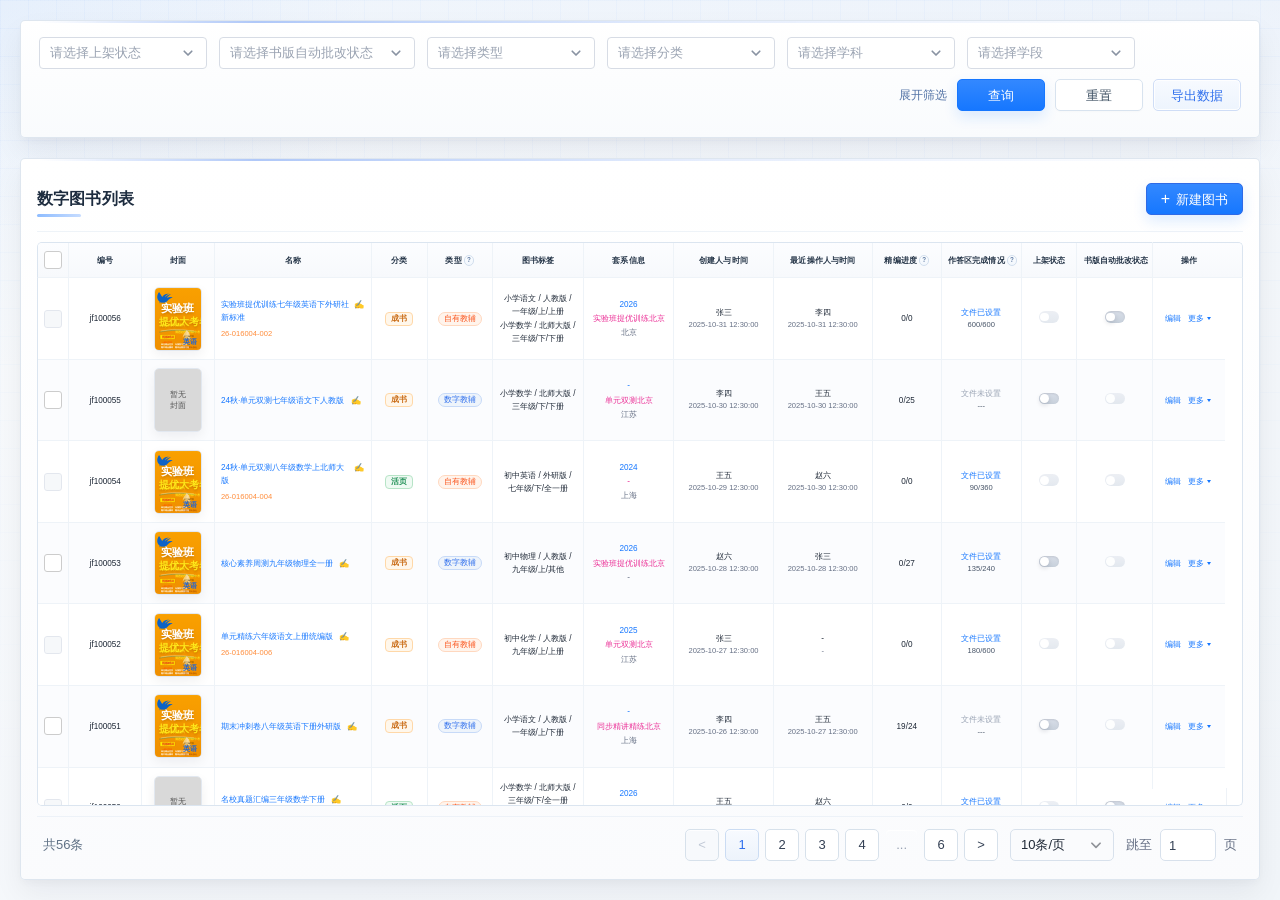
<file: index.html>
<!doctype html>
<html lang="zh-CN">
  <head>
    <meta charset="UTF-8" />
    <meta http-equiv="refresh" content="0; url=./数字图书列表/" />
    <meta name="viewport" content="width=device-width, initial-scale=1.0" />
    <title>数字图书列表</title>
    <script>
      window.location.replace("./数字图书列表/");
    </script>
  </head>
  <body>
    <p><a href="./数字图书列表/">如未自动跳转，请点击这里打开页面</a>。</p>
    <noscript>
      <p>浏览器已禁用脚本，如未自动跳转，请使用上方链接进入数字图书列表。</p>
    </noscript>
  </body>
</html>
</file>
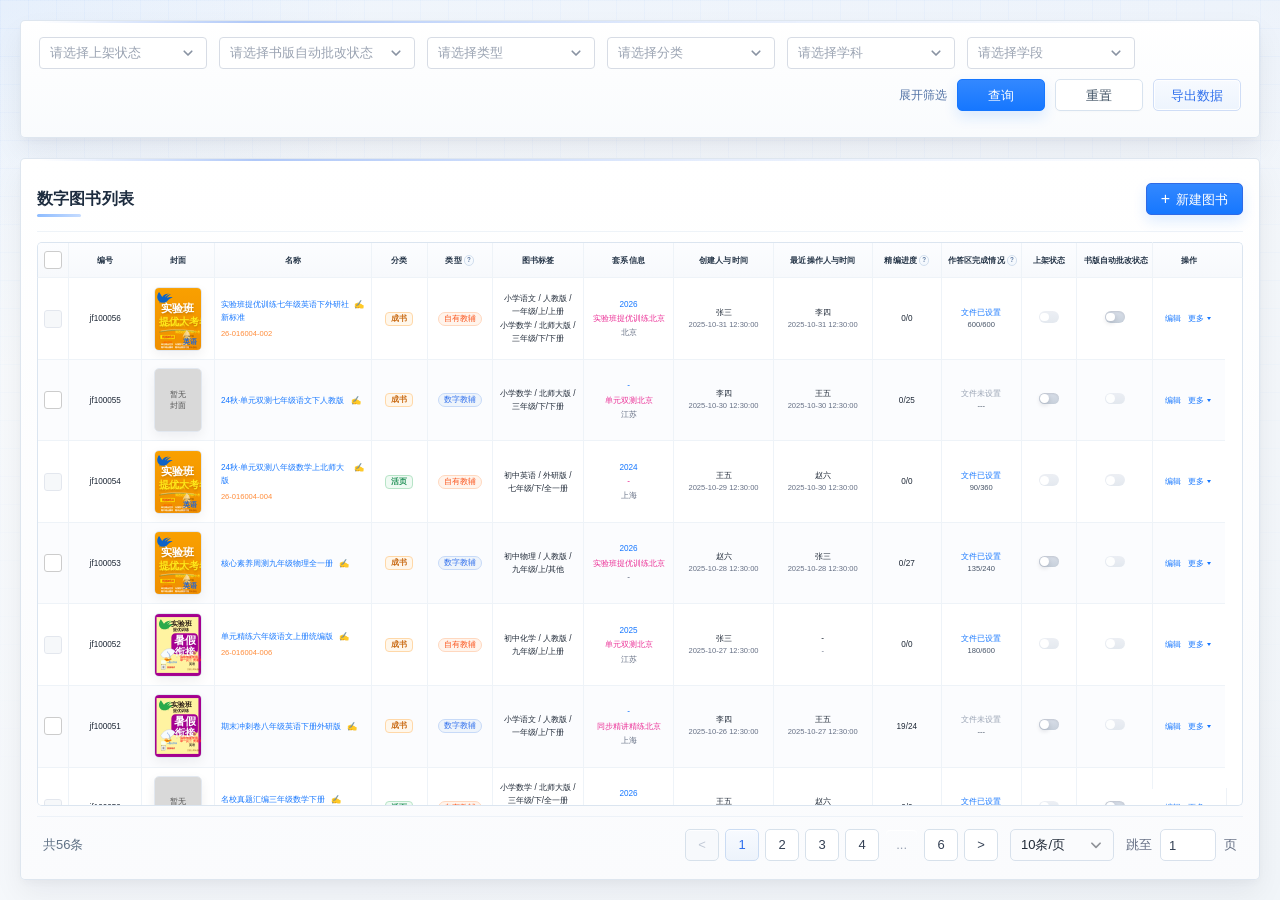
<file: 数字图书列表/index.html>
<!doctype html>
<html lang="zh-CN">
  <head>
    <meta charset="UTF-8" />
    <meta http-equiv="refresh" content="0; url=./book-list.html" />
    <meta name="viewport" content="width=device-width, initial-scale=1.0" />
    <title>数字图书列表</title>
    <script>
      window.location.replace("./book-list.html");
    </script>
  </head>
  <body>
    <p><a href="./book-list.html">如未自动跳转，请点击这里手动打开页面</a>。</p>
    <noscript>
      <p>浏览器已禁用脚本，如未自动跳转，请使用上方链接进入数字图书列表。</p>
    </noscript>
  </body>
</html>
</file>
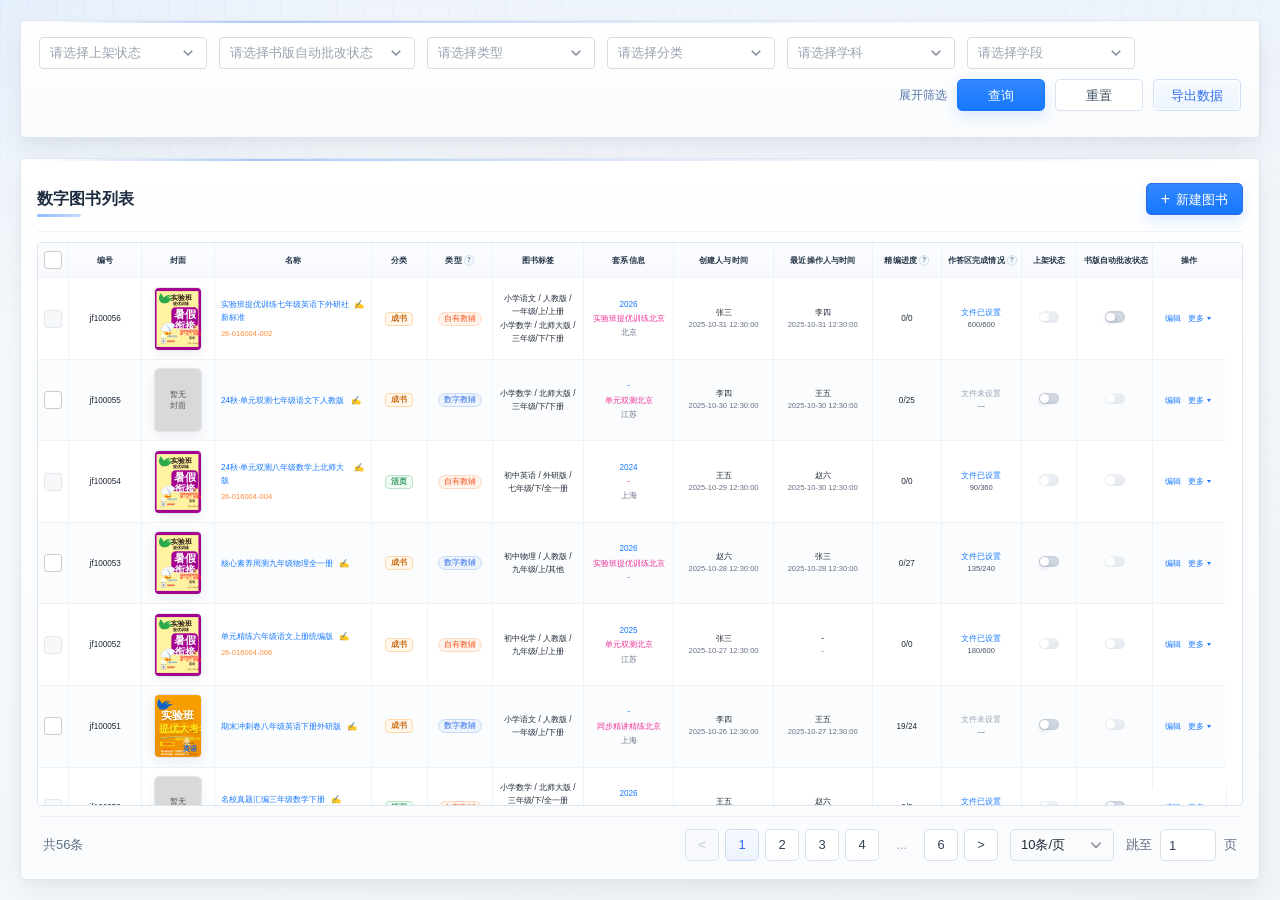
<file: 数字图书列表/book-list.html>
<!doctype html>
<html lang="zh-CN">
  <head>
    <meta charset="UTF-8" />
    <meta name="viewport" content="width=device-width, initial-scale=1.0" />
    <title>数字图书列表</title>
    <link rel="stylesheet" href="./book-list.css?v=20260420-1" />
  </head>
  <body>
    <div class="page-shell">
      <section class="filter-panel panel">
        <div class="filter-toolbar">
          <div class="filter-scroll-area" aria-label="全局筛选操作区">
            <div id="filter-controls" class="filter-controls">
              <select id="shelf-filter" class="field-control field-select" aria-label="上架状态筛选">
                <option value="" selected hidden>请选择上架状态</option>
                <option value="上架">上架</option>
                <option value="下架">下架</option>
              </select>
              <select id="auto-grading-filter" class="field-control field-select" aria-label="书版自动批改状态筛选">
                <option value="" selected hidden>请选择书版自动批改状态</option>
                <option value="开启">开启</option>
                <option value="关闭">关闭</option>
              </select>
              <select id="type-filter" class="field-control field-select" aria-label="类型筛选">
                <option value="" selected hidden>请选择类型</option>
                <option value="自有教辅">自有教辅</option>
                <option value="数字教辅">数字教辅</option>
              </select>
              <select id="category-filter" class="field-control field-select" aria-label="分类筛选">
                <option value="" selected hidden>请选择分类</option>
                <option value="成书">成书</option>
                <option value="活页">活页</option>
              </select>
              <select id="subject-filter" class="field-control field-select" aria-label="学科筛选">
                <option value="" selected hidden>请选择学科</option>
                <option value="语文">语文</option>
                <option value="数学">数学</option>
                <option value="英语">英语</option>
                <option value="物理">物理</option>
                <option value="化学">化学</option>
              </select>
              <select id="stage-filter" class="field-control field-select" aria-label="学段筛选">
                <option value="" selected hidden>请选择学段</option>
                <option value="小学">小学</option>
                <option value="初中">初中</option>
              </select>
              <select id="grade-filter" class="field-control field-select" aria-label="年级筛选">
                <option value="" selected hidden>请选择年级</option>
                <option value="一年级(上)">一年级(上)</option>
                <option value="三年级(下)">三年级(下)</option>
                <option value="七年级(下)">七年级(下)</option>
                <option value="九年级(全)">九年级(全)</option>
              </select>
              <input id="code-filter" class="field-control field-input" type="text" placeholder="请输入编号" aria-label="编号" />
              <input id="name-filter" class="field-control field-input field-input-wide" type="text" placeholder="请输入名称" aria-label="名称" />
              <input id="custom-filter" class="field-control field-input" type="text" placeholder="请输入自编号" aria-label="自编号" />
              <input id="creator-filter" class="field-control field-input" type="text" placeholder="请输入创建人" aria-label="创建人" />
              <div class="date-range-field" data-date-range-trigger="created" aria-label="创建时间范围">
                <input id="created-start-filter" class="field-control field-input field-date" type="text" placeholder="选择创建时间" aria-label="创建开始时间" inputmode="numeric" />
                <span class="date-range-separator">→</span>
                <input id="created-end-filter" class="field-control field-input field-date" type="text" placeholder="选择创建时间" aria-label="创建结束时间" inputmode="numeric" />
              </div>
              <input id="recent-operator-filter" class="field-control field-input" type="text" placeholder="请输入最近操作人" aria-label="最近操作人" />
              <div class="date-range-field" data-date-range-trigger="recent" aria-label="最近操作时间范围">
                <input id="recent-start-filter" class="field-control field-input field-date" type="text" placeholder="选择最近操作时间" aria-label="最近操作开始时间" inputmode="numeric" />
                <span class="date-range-separator">→</span>
                <input id="recent-end-filter" class="field-control field-input field-date" type="text" placeholder="选择最近操作时间" aria-label="最近操作结束时间" inputmode="numeric" />
              </div>
            </div>
          </div>

          <div class="filter-actions">
            <div id="filter-toggle-row" class="filter-toggle-row" hidden>
              <button id="filter-toggle-button" class="filter-toggle-button" type="button" aria-expanded="false">展开筛选</button>
            </div>
            <button id="search-button" class="button button-primary" type="button">查询</button>
            <button id="reset-button" class="button button-muted" type="button">重置</button>
            <button id="export-button" class="button button-primary button-secondary-primary" type="button">导出数据</button>
          </div>

          <div id="filter-controls-overflow" class="filter-controls-overflow" hidden></div>
        </div>
      </section>

      <section class="content-panel panel">
        <header class="page-head">
          <div class="page-head-main">
            <div class="page-title-row">
              <h1>数字图书列表</h1>
              <section id="selection-toolbar" class="selection-toolbar is-idle" aria-hidden="true">
                <div class="selection-summary">
                  已选 <strong id="selected-count">0</strong> 本
                </div>
                <div class="selection-actions">
                  <button id="batch-up-button" class="button button-primary" type="button">批量上架</button>
                  <button id="batch-down-button" class="button button-warn" type="button">批量下架</button>
                </div>
              </section>
            </div>
          </div>
          <div class="page-head-actions">
            <button id="create-book-button" class="button button-primary" type="button">新建图书</button>
          </div>
        </header>

        <div class="table-panel">
          <div class="table-head-scroll" aria-hidden="true">
            <table class="data-table">
              <colgroup>
                <col class="col-select" />
                <col class="col-code" />
                <col class="col-cover" />
                <col class="col-name" />
                <col class="col-category" />
                <col class="col-type" />
                <col class="col-tag" />
                <col class="col-series" />
                <col class="col-created-meta" />
                <col class="col-recent-meta" />
                <col class="col-progress" />
                <col class="col-answer-region" />
                <col class="col-shelf" />
                <col class="col-auto-grading" />
                <col class="col-action" />
              </colgroup>
              <thead>
                <tr>
                  <th class="select-column sticky-left sticky-left-0">
                    <input id="select-all" class="table-checkbox" type="checkbox" aria-label="全选当前页" />
                  </th>
                  <th class="code-column sticky-left sticky-left-1">编号</th>
                  <th class="cover-column sticky-left sticky-left-2">封面</th>
                  <th class="name-column align-left sticky-left sticky-left-3">名称</th>
                  <th>分类</th>
                  <th>类型 <span class="hint-icon header-help" tabindex="0" aria-label="类型说明" data-tooltip="【自有教辅】，当【自有教辅】审核完成后同步至【数字教辅】">?</span></th>
                  <th>图书标签</th>
                  <th>套系信息</th>
                  <th>创建人与时间</th>
                  <th>最近操作人与时间</th>
                  <th>精编进度 <span class="hint-icon header-help" tabindex="0" aria-label="精编进度说明" data-tooltip="末级目录的关联试卷中已审核通过的试卷数/总末级目录数">?</span></th>
                  <th>作答区完成情况 <span class="hint-icon header-help" tabindex="0" aria-label="作答区完成情况说明" data-tooltip="【文件状态】：文件未设置/文件已设置&#10;【作答区完成进度】：已完成作答区的试题数/图书总题数">?</span></th>
                  <th>上架状态</th>
                  <th>书版自动批改状态</th>
                  <th class="action-column">操作</th>
                </tr>
              </thead>
            </table>
          </div>

          <div id="table-body-scroll" class="table-body-scroll" aria-label="教辅列表数据表格">
            <table class="data-table">
              <colgroup>
                <col class="col-select" />
                <col class="col-code" />
                <col class="col-cover" />
                <col class="col-name" />
                <col class="col-category" />
                <col class="col-type" />
                <col class="col-tag" />
                <col class="col-series" />
                <col class="col-created-meta" />
                <col class="col-recent-meta" />
                <col class="col-progress" />
                <col class="col-answer-region" />
                <col class="col-shelf" />
                <col class="col-auto-grading" />
                <col class="col-action" />
              </colgroup>
              <tbody id="book-table-body"></tbody>
            </table>
          </div>

          <div id="mobile-card-list" class="mobile-card-list" aria-label="移动端教辅卡片列表"></div>
        </div>

        <footer class="pagination-bar">
          <div id="pagination-total" class="pagination-total">共0条</div>
          <div class="pagination-controls">
            <button id="prev-page" class="page-nav" type="button" aria-label="上一页">&lt;</button>
            <div id="page-list" class="page-list" aria-label="分页页码"></div>
            <button id="next-page" class="page-nav" type="button" aria-label="下一页">&gt;</button>
          </div>
          <div class="pagination-side">
            <label class="page-size-box">
              <select id="page-size" class="page-size-select" aria-label="每页条数">
                <option value="10" selected>10条/页</option>
                <option value="20">20条/页</option>
                <option value="50">50条/页</option>
                <option value="100">100条/页</option>
              </select>
            </label>
            <label class="page-jump-box">
              <span class="page-jump-label">跳至</span>
              <input id="page-jump-input" class="page-jump-input" type="number" min="1" step="1" inputmode="numeric" aria-label="跳转页码" />
              <span class="page-jump-label">页</span>
            </label>
          </div>
        </footer>
      </section>
    </div>

    <div id="date-range-picker" class="date-picker-popover" hidden aria-hidden="true">
      <section class="date-picker-panel" role="dialog" aria-modal="false" aria-labelledby="date-picker-title">
        <aside class="date-picker-shortcuts" aria-label="快捷范围">
          <button class="date-shortcut-button" type="button" data-range-shortcut="past-7">过去7天</button>
          <button class="date-shortcut-button" type="button" data-range-shortcut="past-15">过去15天</button>
          <button class="date-shortcut-button" type="button" data-range-shortcut="past-30">过去30天</button>
          <button class="date-shortcut-button" type="button" data-range-shortcut="this-year">本年</button>
          <button class="date-shortcut-button" type="button" data-range-shortcut="this-month">本月</button>
          <button class="date-shortcut-button" type="button" data-range-shortcut="next-15">未来15天</button>
        </aside>
        <div class="date-picker-body">
          <h3 id="date-picker-title" class="date-picker-title">时间范围</h3>
          <div id="date-picker-calendars" class="date-picker-calendars"></div>
          <div class="date-picker-footer">
            <div id="date-picker-summary" class="date-picker-summary">未选择时间范围</div>
          </div>
        </div>
      </section>
    </div>

    <div id="confirm-modal" class="confirm-modal" hidden aria-hidden="true">
      <div class="confirm-backdrop" data-confirm-close="true"></div>
      <section class="confirm-dialog" role="dialog" aria-modal="true" aria-labelledby="confirm-title">
        <div class="confirm-header">
          <div class="detail-header-main">
            <h3 id="confirm-title" class="confirm-title">确认操作</h3>
          </div>
          <div class="detail-header-drag-zone" data-drag-handle="true" aria-hidden="true"></div>
          <button id="confirm-close" class="confirm-close" type="button" aria-label="关闭确认弹框">×</button>
        </div>
        <div class="confirm-body">
          <p id="confirm-message" class="confirm-message">是否继续当前操作？</p>
        </div>
        <div class="confirm-actions">
          <button id="confirm-cancel" class="button button-muted" type="button">取消</button>
          <button id="confirm-submit" class="button button-primary" type="button">确定</button>
        </div>
      </section>
    </div>

    <div id="preview-modal" class="preview-modal" hidden aria-hidden="true">
      <div class="preview-backdrop" data-preview-close="true"></div>
      <section class="preview-dialog" role="dialog" aria-modal="true" aria-labelledby="preview-title">
        <div class="preview-header">
          <div class="detail-header-main">
            <h3 id="preview-title" class="preview-title">封面预览</h3>
          </div>
          <div class="detail-header-drag-zone" data-drag-handle="true" aria-hidden="true"></div>
          <button id="preview-close" class="preview-close" type="button" aria-label="关闭预览">×</button>
        </div>
        <div class="preview-body">
          <img id="preview-image" class="preview-image" alt="图书封面预览" />
        </div>
      </section>
    </div>

    <div id="name-editor-popover" class="name-editor-popover" hidden>
      <div class="name-editor-card" role="dialog" aria-modal="false" aria-labelledby="name-editor-title">
        <div class="name-editor-header">
          <div class="detail-header-main">
            <h3 id="name-editor-title" class="name-editor-title">编辑名称</h3>
          </div>
          <div class="detail-header-drag-zone" aria-hidden="true"></div>
          <button id="name-editor-close" class="name-editor-close" type="button" aria-label="关闭名称编辑">×</button>
        </div>
        <textarea id="name-editor-textarea" class="name-editor-textarea" rows="3" maxlength="120" aria-label="图书名称"></textarea>
        <div class="name-editor-actions">
          <button id="name-editor-cancel" class="button button-muted" type="button">取消</button>
          <button id="name-editor-save" class="button button-primary" type="button">保存</button>
        </div>
      </div>
    </div>

    <div id="basic-info-modal" class="detail-modal" hidden aria-hidden="true">
      <div class="detail-backdrop" data-basic-close="true"></div>
      <section class="detail-dialog detail-dialog-large" role="dialog" aria-modal="true" aria-labelledby="basic-info-title">
        <div class="detail-header detail-header-standard">
          <div class="detail-header-main">
            <h3 id="basic-info-title" class="detail-title">图书基本信息</h3>
          </div>
          <div class="detail-header-drag-zone" data-drag-handle="true" aria-hidden="true"></div>
          <button id="basic-info-close" class="detail-close" type="button" aria-label="关闭基本信息">×</button>
        </div>
        <div class="basic-form-layout">
          <form id="basic-info-form" class="basic-form" novalidate>
            <section class="basic-section">
              <h4>图书分类</h4>
              <div class="basic-grid basic-grid-1">
                <label class="basic-field basic-field-inline">
                  <span><span class="field-required">*</span>图书类型</span>
                  <select id="modal-classification" class="field-control field-select">
                    <option value="" selected disabled hidden>请选择图书类型</option>
                    <option value="学科类">学科类</option>
                    <option value="社科类">社科类</option>
                  </select>
                </label>
              </div>
            </section>

            <section class="basic-section">
              <h4>基本信息</h4>
              <div class="basic-grid">
                <label class="basic-field basic-field-span-2">
                  <span><span class="field-required">*</span>名称</span>
                  <input id="modal-name" class="field-control field-input field-input-fluid" type="text" placeholder="请输入名称" required aria-required="true" />
                </label>
                <div class="basic-field basic-field-span-2 basic-cover-field">
                  <span>封面</span>
                  <div class="basic-cover-row">
                    <button id="modal-cover-trigger" class="basic-cover-trigger" type="button" aria-label="上传封面">
                      <span class="basic-cover-plus">+</span>
                      <span class="basic-cover-trigger-text">上传</span>
                    </button>
                    <input id="modal-cover-input" type="file" accept=".png,.jpg,.jpeg,.svg" hidden />
                    <div class="basic-cover-preview-wrap">
                      <div id="modal-cover-preview" class="basic-cover-preview" hidden></div>
                      <p class="basic-cover-note">注意：封面图片支持格式：png、jpg、jpeg、svg。为了保证前端的显示效果，请保证图片尺寸比例为3:4。</p>
                    </div>
                  </div>
                </div>
                <label class="basic-field basic-field-span-2">
                  <span>描述</span>
                  <textarea id="modal-description" class="basic-textarea" rows="4" placeholder="请填写描述"></textarea>
                </label>
              </div>
            </section>

            <section class="basic-section">
              <h4>图书标签</h4>
              <div class="basic-tag-section">
                <label class="basic-field basic-field-span-2">
                  <span><span class="field-required">*</span>学段</span>
                  <select id="modal-tag-stage" class="field-control field-select">
                    <option value="" selected disabled hidden>请选择学段</option>
                  </select>
                </label>
                <div class="basic-tag-group-panel">
                  <div id="modal-tag-groups" class="basic-tag-groups"></div>
                </div>
              </div>
            </section>

            <section class="basic-section">
              <h4>套系信息</h4>
              <div class="basic-grid basic-grid-1">
                <label class="basic-field">
                  <span>出版年份</span>
                  <input id="modal-series-year" class="field-control field-input field-input-fluid" type="text" placeholder="请输入年份" />
                </label>
                <label class="basic-field">
                  <span>所属套系</span>
                  <input id="modal-series-name" class="field-control field-input field-input-fluid" type="text" placeholder="请输入所属套系" />
                </label>
                <label class="basic-field">
                  <span>适用地区</span>
                  <input id="modal-series-region" class="field-control field-input field-input-fluid" type="text" placeholder="请输入适用地区" />
                </label>
              </div>
            </section>
          </form>

          <aside class="basic-side-card">
            <h4>编务信息</h4>
            <div id="basic-info-content" class="basic-side-list"></div>
          </aside>
        </div>
        <div class="detail-actions">
          <button id="basic-info-cancel" class="button button-muted" type="button">取消</button>
          <button id="basic-info-save" class="button button-primary" type="button">保存</button>
        </div>
      </section>
    </div>

    <div id="log-drawer" class="drawer-panel" hidden aria-hidden="true">
      <div class="drawer-backdrop" data-drawer-close="true"></div>
      <section class="drawer-sheet" role="dialog" aria-modal="true" aria-labelledby="log-drawer-title">
        <div class="drawer-header">
          <div class="detail-header-main">
            <h3 id="log-drawer-title" class="drawer-title">操作日志</h3>
          </div>
          <div class="detail-header-drag-zone" aria-hidden="true"></div>
          <button id="log-drawer-close" class="drawer-close" type="button" aria-label="关闭操作日志">×</button>
        </div>
        <div id="log-drawer-content" class="drawer-content"></div>
      </section>
    </div>

    <div id="reason-modal" class="detail-modal" hidden aria-hidden="true">
      <div class="detail-backdrop" data-reason-close="true"></div>
      <section class="reason-dialog" role="dialog" aria-modal="true" aria-labelledby="reason-title">
        <div class="detail-header detail-header-standard">
          <div class="detail-header-main">
            <h3 id="reason-title" class="detail-title">查看原因</h3>
          </div>
          <div class="detail-header-drag-zone" data-drag-handle="true" aria-hidden="true"></div>
          <button id="reason-close" class="detail-close" type="button" aria-label="关闭查看原因">×</button>
        </div>
        <div class="reason-body">
          <div class="reason-section">
            <div class="reason-label">备注：</div>
            <div id="reason-content" class="reason-content"></div>
          </div>
        </div>
        <div class="detail-actions">
          <button id="reason-confirm" class="button button-primary" type="button">关闭</button>
        </div>
      </section>
    </div>

    <div id="homework-qr-modal" class="detail-modal" hidden aria-hidden="true">
      <div class="detail-backdrop" data-homework-qr-close="true"></div>
      <section class="detail-dialog homework-qr-dialog" role="dialog" aria-modal="true" aria-labelledby="homework-qr-title">
        <div class="detail-header detail-header-standard">
          <div class="detail-header-main">
            <h3 id="homework-qr-title" class="detail-title">下载二维码</h3>
          </div>
          <div class="detail-header-drag-zone" data-drag-handle="true" aria-hidden="true"></div>
          <button id="homework-qr-close" class="detail-close" type="button" aria-label="关闭下载二维码">×</button>
        </div>
        <div class="homework-qr-body">
          <div class="homework-qr-field">
            <div class="homework-qr-label">类型:</div>
            <label class="homework-qr-checkbox">
              <input id="homework-qr-leaf-type" type="checkbox" />
              <span class="homework-qr-checkbox-indicator" aria-hidden="true"></span>
              <span>未级目录码</span>
            </label>
          </div>
          <div class="homework-qr-field">
            <div class="homework-qr-label">格式:</div>
            <div class="homework-qr-format-group" role="radiogroup" aria-label="下载尺寸">
              <button class="homework-qr-format-button" type="button" data-qr-size="256" aria-pressed="false">PNG 256px</button>
              <button class="homework-qr-format-button" type="button" data-qr-size="512" aria-pressed="false">PNG 512px</button>
              <button class="homework-qr-format-button" type="button" data-qr-size="1024" aria-pressed="false">PNG 1024px</button>
            </div>
          </div>
        </div>
        <div class="detail-actions">
          <button id="homework-qr-cancel" class="button button-muted" type="button">取消</button>
          <button id="homework-qr-download" class="button button-primary" type="button" disabled>下载二维码</button>
        </div>
      </section>
    </div>

    <template id="row-action-template">
      <div class="row-actions">
        <button class="action-link" type="button">编辑</button>
        <div class="action-menu-wrap">
          <button class="action-link action-link-more" type="button" data-action-menu-trigger="true" aria-haspopup="menu" aria-expanded="false">更多</button>
          <div class="action-menu" hidden data-action-menu="true" role="menu" aria-label="更多操作菜单">
            <button class="action-menu-item" type="button" role="menuitem" data-menu-action="basic">基本信息</button>
            <button class="action-menu-item" type="button" role="menuitem" data-menu-action="homework-qr">下载校本作业码</button>
            <button class="action-menu-item" type="button" role="menuitem" data-menu-action="logs">操作日志</button>
            <button class="action-menu-item" type="button" role="menuitem" data-menu-action="duplicate">创建副本</button>
          </div>
        </div>
      </div>
    </template>

    <div id="header-tooltip" class="floating-tooltip" hidden></div>
    <div id="toast-host" class="toast-host" aria-live="polite" aria-atomic="true"></div>

    <script src="./book-list.js?v=20260404-2"></script>
  </body>
</html>
</file>
<file: 数字图书列表/book-list.css>
:root {
  --line: #e8edf3;
  --line-strong: #d8e1ec;
  --line-soft: #eef3f8;
  --text: #1f2937;
  --text-soft: #667085;
  --text-faint: #98a2b3;
  --primary: #1677ff;
  --primary-strong: #0958d9;
  --primary-soft: #f1f6fd;
  --brand-accent: #2f6fed;
  --brand-accent-soft: rgba(47, 111, 237, 0.14);
  --brand-accent-faint: rgba(47, 111, 237, 0.07);
  --warn: #fa8c16;
  --danger: #ff4d4f;
  --surface: rgba(255, 255, 255, 0.97);
  --surface-soft: #f8fafc;
  --surface-muted: #fafbfd;
  --shadow: 0 14px 30px rgba(15, 23, 42, 0.06), 0 4px 10px rgba(15, 23, 42, 0.03);
  --shadow-soft: 0 8px 18px rgba(15, 23, 42, 0.05);
  --radius-lg: 5px;
  --radius-md: 5px;
  --page-side-padding: 20px;
  --filter-gap: 12px;
  --filter-row-gap: 10px;
  --filter-field-width: 168px;
  --filter-field-status-width: 196px;
  --filter-field-wide-width: 220px;
  --filter-date-width: 404px;
  --control-height: 32px;
  --select-control-height: 32px;
  --select-border-color: #d7dce5;
  --select-border-hover-color: #409eff;
  --select-border-focus-color: #7aaef7;
  --select-placeholder-color: #9aa3b2;
  --select-arrow-size: 14px;
  --select-arrow-right: 12px;
  --select-padding-left: 10px;
  --select-padding-right: 38px;
  --select-clear-right: 6px;
  --select-clear-button-width: 26px;
  --select-clear-icon-size: 12px;
  --select-clear-hover-pill-width: 22px;
  --select-clear-hover-pill-height: 22px;
  --select-clear-hover-surface: #eef3f8;
  --text-input-hover-shadow: 0 0 0 3px rgba(64, 158, 255, 0.14);
  --select-focus-shadow: 0 0 0 3px rgba(64, 158, 255, 0.16);
  --focus-ring: 0 0 0 3px rgba(22, 119, 255, 0.1);
  --sticky-select-base-width: 52px;
  --sticky-code-base-width: 120px;
  --sticky-cover-base-width: 120px;
  --sticky-name-base-width: 260px;
  --col-category-base-width: 92px;
  --col-type-base-width: 108px;
  --col-tag-base-width: 150px;
  --col-series-base-width: 150px;
  --col-created-meta-base-width: 164px;
  --col-recent-meta-base-width: 164px;
  --col-progress-base-width: 114px;
  --col-answer-region-base-width: 132px;
  --col-shelf-base-width: 92px;
  --col-auto-grading-base-width: 124px;
  --col-action-base-width: 120px;
  --table-min-scale: 0.3;
  --table-base-width: calc(
    var(--sticky-select-base-width) +
    var(--sticky-code-base-width) +
    var(--sticky-cover-base-width) +
    var(--sticky-name-base-width) +
    var(--col-category-base-width) +
    var(--col-type-base-width) +
    var(--col-tag-base-width) +
    var(--col-series-base-width) +
    var(--col-created-meta-base-width) +
    var(--col-recent-meta-base-width) +
    var(--col-progress-base-width) +
    var(--col-answer-region-base-width) +
    var(--col-shelf-base-width) +
    var(--col-auto-grading-base-width) +
    var(--col-action-base-width)
  );
  --table-scale: 1;
  --sticky-select-width: calc(var(--sticky-select-base-width) * var(--table-scale));
  --sticky-code-width: calc(var(--sticky-code-base-width) * var(--table-scale));
  --sticky-cover-width: calc(var(--sticky-cover-base-width) * var(--table-scale));
  --sticky-name-width: calc(var(--sticky-name-base-width) * var(--table-scale));
  --col-category-width: calc(var(--col-category-base-width) * var(--table-scale));
  --col-type-width: calc(var(--col-type-base-width) * var(--table-scale));
  --col-tag-width: calc(var(--col-tag-base-width) * var(--table-scale));
  --col-series-width: calc(var(--col-series-base-width) * var(--table-scale));
  --col-created-meta-width: calc(var(--col-created-meta-base-width) * var(--table-scale));
  --col-recent-meta-width: calc(var(--col-recent-meta-base-width) * var(--table-scale));
  --col-progress-width: calc(var(--col-progress-base-width) * var(--table-scale));
  --col-answer-region-width: calc(var(--col-answer-region-base-width) * var(--table-scale));
  --col-shelf-width: calc(var(--col-shelf-base-width) * var(--table-scale));
  --col-auto-grading-width: calc(var(--col-auto-grading-base-width) * var(--table-scale));
  --col-action-width: calc(var(--col-action-base-width) * var(--table-scale));
  --table-font-size: calc(13px * var(--table-scale));
  --table-cell-pad-y: calc(13px * var(--table-scale));
  --table-cell-pad-x: calc(10px * var(--table-scale));
  --table-inline-gap: calc(8px * var(--table-scale));
  --table-checkbox-size: 18px;
  --table-icon-button-size: calc(20px * var(--table-scale));
  --table-switch-offset: calc(2px * var(--table-scale));
  --table-switch-knob-size: calc(14px * var(--table-scale));
  --table-menu-min-width: calc(112px * var(--table-scale));
  --table-menu-item-height: calc(34px * var(--table-scale));
  --table-menu-pad-x: calc(14px * var(--table-scale));
  --table-tooltip-font-size: calc(12px * var(--table-scale));
  --table-tooltip-pad-y: calc(10px * var(--table-scale));
  --table-tooltip-pad-x: calc(14px * var(--table-scale));
  --table-tooltip-radius: calc(5px * var(--table-scale));
  --table-tooltip-arrow-size: calc(10px * var(--table-scale));
  --table-width: calc(
    var(--sticky-select-width) +
    var(--sticky-code-width) +
    var(--sticky-cover-width) +
    var(--sticky-name-width) +
    var(--col-category-width) +
    var(--col-type-width) +
    var(--col-tag-width) +
    var(--col-series-width) +
    var(--col-created-meta-width) +
    var(--col-recent-meta-width) +
    var(--col-progress-width) +
    var(--col-answer-region-width) +
    var(--col-shelf-width) +
    var(--col-auto-grading-width) +
    var(--col-action-width)
  );
}

* {
  box-sizing: border-box;
}

html,
body {
  margin: 0;
  width: 100%;
  height: 100%;
  color: var(--text);
  font-size: 13px;
  line-height: 1.5;
  font-family: "MiSans", "HarmonyOS Sans SC", "PingFang SC", "Microsoft YaHei", sans-serif;
  background:
    radial-gradient(circle at top left, rgba(22, 119, 255, 0.05) 0%, rgba(22, 119, 255, 0) 24%),
    linear-gradient(180deg, rgba(22, 119, 255, 0.03) 0%, rgba(22, 119, 255, 0) 240px),
    linear-gradient(135deg, #f8fafc 0%, #f4f7fb 56%, #f1f5f9 100%);
}

body {
  position: relative;
  overflow: hidden;
  padding: 20px var(--page-side-padding);
}

body::before {
  content: "";
  position: fixed;
  inset: 0;
  background-image:
    linear-gradient(rgba(22, 119, 255, 0.04) 1px, transparent 1px),
    linear-gradient(90deg, rgba(22, 119, 255, 0.04) 1px, transparent 1px);
  background-size: 28px 28px;
  mask-image: linear-gradient(180deg, rgba(0, 0, 0, 0.7), transparent 92%);
  pointer-events: none;
}

button,
input,
select,
textarea {
  font: inherit;
}

button {
  cursor: pointer;
}

.page-shell {
  position: relative;
  z-index: 1;
  width: 100%;
  height: 100%;
  display: flex;
  flex-direction: column;
  gap: 20px;
}

.panel {
  position: relative;
  border: 1px solid rgba(219, 228, 238, 0.9);
  border-radius: var(--radius-lg);
  background: var(--surface);
  box-shadow: var(--shadow);
}

.panel::before {
  content: "";
  position: absolute;
  top: 0;
  left: 18px;
  right: 18px;
  height: 2px;
  border-radius: 999px;
  background: linear-gradient(90deg, rgba(47, 111, 237, 0) 0%, rgba(47, 111, 237, 0.38) 18%, rgba(47, 111, 237, 0.12) 55%, rgba(47, 111, 237, 0) 100%);
  pointer-events: none;
}

.filter-panel {
  padding: 16px 18px;
  flex: 0 0 auto;
  background: linear-gradient(180deg, rgba(255, 255, 255, 0.98) 0%, rgba(249, 251, 253, 0.98) 100%);
}

.filter-toolbar {
  display: grid;
  grid-template-columns: minmax(0, 1fr) auto;
  grid-template-areas:
    "primary actions"
    "overflow overflow";
  row-gap: var(--filter-row-gap);
  column-gap: 16px;
  align-items: center;
}

.filter-scroll-area {
  grid-area: primary;
  min-width: 0;
  overflow: visible;
}

.filter-controls {
  display: flex;
  flex-wrap: wrap;
  align-items: center;
  column-gap: var(--filter-gap);
  row-gap: var(--filter-row-gap);
  min-width: 0;
}

.filter-controls.is-collapsed > .filter-item-hidden {
  display: none !important;
}

.filter-toggle-row {
  display: inline-flex;
  align-items: center;
  justify-content: flex-start;
  height: var(--control-height);
}

.filter-toggle-row[hidden] {
  display: none !important;
}

.filter-toggle-button {
  display: inline-flex;
  align-items: center;
  gap: 4px;
  height: 22px;
  padding: 0;
  border: 0;
  border-radius: 0;
  background: transparent;
  color: #5373a6;
  font-size: 12px;
  font-weight: 400;
}

.filter-toggle-button:hover {
  color: var(--primary);
}

.filter-actions {
  grid-area: actions;
  align-self: center;
  justify-self: end;
  display: inline-flex;
  align-items: center;
  justify-content: flex-end;
  flex-wrap: nowrap;
  white-space: nowrap;
  min-width: max-content;
  min-height: var(--control-height);
  padding: 0;
}

.filter-controls-overflow {
  grid-area: overflow;
  display: flex;
  flex-wrap: wrap;
  align-items: center;
  column-gap: var(--filter-gap);
  row-gap: var(--filter-row-gap);
  min-width: 0;
  margin-top: 0;
  overflow: hidden;
  max-height: 0;
  opacity: 0;
  transform: translateY(-4px);
  pointer-events: none;
  transition: max-height 0.22s ease, opacity 0.18s ease, transform 0.18s ease, margin-top 0.18s ease;
}

.filter-controls-overflow[hidden] {
  display: none !important;
}

.filter-controls-overflow.is-open {
  max-height: 220px;
  margin-top: 0;
  opacity: 1;
  transform: translateY(0);
  pointer-events: auto;
}

.filter-controls-secondary {
  display: flex;
  flex-wrap: wrap;
  align-items: center;
  gap: var(--filter-gap);
}

.field-control {
  height: var(--control-height);
  border: 1px solid var(--line-strong);
  border-radius: 4px;
  background: #ffffff;
  color: var(--text);
  outline: 0;
  box-shadow: none;
  transition: border-color 0.18s ease, box-shadow 0.18s ease, background-color 0.18s ease, color 0.18s ease;
}

.field-control:hover {
  border-color: var(--select-border-hover-color);
  background: #ffffff;
}

.field-control:focus {
  border-color: var(--select-border-focus-color);
  box-shadow: var(--select-focus-shadow);
}

.field-control::placeholder {
  color: var(--select-placeholder-color);
}

.field-select,
.field-input {
  width: var(--filter-field-width);
  min-width: var(--filter-field-width);
  max-width: 100%;
  flex: 0 0 var(--filter-field-width);
}

#auto-grading-filter {
  width: var(--filter-field-status-width);
  min-width: var(--filter-field-status-width);
  flex-basis: var(--filter-field-status-width);
}

.filter-control-wrap {
  position: relative;
  display: inline-flex;
  flex: 0 0 auto;
  min-width: 0;
}

.filter-control-wrap.is-select-wrap {
  overflow: visible;
}

.filter-control-wrap.is-select-wrap::after {
  content: "";
  position: absolute;
  top: 50%;
  right: var(--select-arrow-right);
  width: var(--select-arrow-size);
  height: var(--select-arrow-size);
  background: no-repeat center / contain url("data:image/svg+xml,%3Csvg xmlns='http://www.w3.org/2000/svg' viewBox='0 0 14 14'%3E%3Cpath d='M3.25 5.25 7 9l3.75-3.75' fill='none' stroke='%237f8a9b' stroke-linecap='round' stroke-linejoin='round' stroke-width='1.7'/%3E%3C/svg%3E");
  transform: translateY(-50%);
  pointer-events: none;
  opacity: 0.92;
  transition: opacity 0.18s ease, transform 0.18s ease;
}

.filter-control-wrap .field-input {
  padding-right: calc(var(--select-padding-right) - 2px);
}

.filter-control-wrap .field-select {
  padding-right: var(--select-padding-right);
  background-image: none;
}

.filter-control-wrap .date-range-field {
  padding-right: 42px;
}

.filter-control-wrap .date-range-field::after {
  right: 8px;
  opacity: 1;
  transition: opacity 0.12s ease;
}

.filter-clear-button {
  position: absolute;
  top: 50%;
  right: var(--select-clear-right);
  display: inline-flex;
  align-items: center;
  justify-content: center;
  width: var(--select-clear-button-width);
  height: calc(var(--control-height) - 6px);
  padding: 0;
  border: 0;
  border-radius: 999px;
  background: transparent;
  color: transparent;
  font-size: 0;
  line-height: 1;
  transform: translateY(-50%);
  z-index: 2;
  opacity: 0;
  pointer-events: none;
  transition: opacity 0.18s ease, color 0.18s ease;
}

.filter-clear-button::after {
  content: "";
  position: absolute;
  left: 50%;
  top: 50%;
  width: var(--select-clear-hover-pill-width);
  height: var(--select-clear-hover-pill-height);
  border-radius: 999px;
  background: var(--select-clear-hover-surface);
  transform: translate(-50%, -50%);
  opacity: 0;
  transition: opacity 0.18s ease;
}

.filter-clear-button::before {
  content: "";
  position: relative;
  z-index: 1;
  width: var(--select-clear-icon-size);
  height: var(--select-clear-icon-size);
  background: no-repeat center / contain url("data:image/svg+xml,%3Csvg xmlns='http://www.w3.org/2000/svg' viewBox='0 0 12 12'%3E%3Cpath d='M3 3l6 6M9 3 3 9' fill='none' stroke='%235f6b7a' stroke-linecap='round' stroke-width='1.35'/%3E%3C/svg%3E");
  opacity: 0.9;
}

.filter-control-wrap.is-select-wrap .filter-clear-button {
  z-index: 3;
}

.filter-control-wrap.is-date-wrap .filter-clear-button {
  z-index: 3;
}

.filter-select-indicator {
  display: none !important;
}

.filter-control-wrap.is-select-wrap.has-value .filter-clear-button {
  right: var(--select-clear-right);
}

.filter-control-wrap.is-select-wrap.has-value:hover::after,
.filter-control-wrap.is-select-wrap.has-value:focus-within::after,
.filter-control-wrap.is-select-wrap.has-value.is-clear-hot::after {
  opacity: 0;
}

.filter-control-wrap.is-select-wrap.has-value:hover .filter-clear-button,
.filter-control-wrap.is-select-wrap.has-value:focus-within .filter-clear-button,
.filter-control-wrap.is-select-wrap.has-value.is-clear-hot .filter-clear-button {
  pointer-events: auto;
  opacity: 1;
}

.filter-control-wrap.is-select-wrap.has-value:hover .field-select,
.filter-control-wrap.is-select-wrap.has-value:focus-within .field-select,
.filter-control-wrap.is-select-wrap.has-value.is-clear-hot .field-select {
  border-color: var(--select-border-hover-color);
  background-color: #ffffff;
  color: var(--text);
}

.filter-control-wrap.is-select-wrap.has-value.is-clear-hot .filter-clear-button:hover,
.filter-control-wrap.is-select-wrap.has-value.is-clear-hot .filter-clear-button:focus,
.filter-control-wrap.is-select-wrap.has-value:hover .filter-clear-button:hover,
.filter-control-wrap.is-select-wrap.has-value:focus-within .filter-clear-button:hover,
.filter-control-wrap.is-select-wrap.has-value .filter-clear-button:focus-visible {
  background: transparent;
}

.filter-control-wrap.is-select-wrap.has-value .field-select {
  padding-right: var(--select-padding-right);
}

.filter-control-wrap.is-date-wrap.has-value .filter-clear-button {
  right: var(--select-clear-right);
}

.filter-control-wrap.is-date-wrap.has-value:hover .date-range-field::after,
.filter-control-wrap.is-date-wrap.has-value:focus-within .date-range-field::after,
.filter-control-wrap.is-date-wrap.has-value.is-date-clear-hot .date-range-field::after {
  opacity: 0;
}

.filter-control-wrap.is-date-wrap.has-value:hover .filter-clear-button,
.filter-control-wrap.is-date-wrap.has-value:focus-within .filter-clear-button,
.filter-control-wrap.is-date-wrap.has-value.is-date-clear-hot .filter-clear-button {
  pointer-events: auto;
  opacity: 1;
}

.filter-control-wrap.is-date-wrap.has-value.is-date-clear-hot .filter-clear-button:hover,
.filter-control-wrap.is-date-wrap.has-value.is-date-clear-hot .filter-clear-button:focus,
.filter-control-wrap.is-date-wrap.has-value:hover .filter-clear-button:hover,
.filter-control-wrap.is-date-wrap.has-value:focus-within .filter-clear-button:hover,
.filter-control-wrap.is-date-wrap.has-value .filter-clear-button:focus-visible {
  background: transparent;
}

.filter-control-wrap:not(.is-select-wrap):not(.is-date-wrap).has-value:hover .filter-clear-button,
.filter-control-wrap:not(.is-select-wrap):not(.is-date-wrap).has-value:focus-within .filter-clear-button {
  opacity: 1;
  pointer-events: auto;
}

.filter-control-wrap:not(.is-select-wrap):not(.is-date-wrap).has-value:hover .field-input:not(:focus):not(:focus-visible) {
  border-color: var(--primary);
  box-shadow: none;
}

.filter-control-wrap:not(.is-select-wrap):not(.is-date-wrap).has-value:focus-within .field-input {
  border-color: var(--select-border-focus-color);
  box-shadow: var(--select-focus-shadow);
}

.filter-clear-button:hover::after,
.filter-clear-button:focus-visible::after {
  opacity: 1;
}

.filter-clear-button:focus,
.filter-clear-button:focus-visible {
  outline: none;
  box-shadow: none;
}

.field-select,
.page-size-select {
  appearance: none;
  -webkit-appearance: none;
  -moz-appearance: none;
  height: var(--select-control-height);
  border: 1px solid var(--select-border-color);
  border-radius: 4px;
  padding: 0 var(--select-padding-right) 0 var(--select-padding-left);
  background-color: #ffffff;
  background-image: url("data:image/svg+xml,%3Csvg xmlns='http://www.w3.org/2000/svg' viewBox='0 0 12 12'%3E%3Cpath d='M2.5 4.5 6 8l3.5-3.5' fill='none' stroke='%23909399' stroke-linecap='round' stroke-linejoin='round' stroke-width='1.5'/%3E%3C/svg%3E");
  background-repeat: no-repeat;
  background-position: right var(--select-arrow-right) center;
  background-size: var(--select-arrow-size) var(--select-arrow-size);
  color: var(--text);
  box-shadow: none;
  transition: border-color 0.18s ease, box-shadow 0.18s ease, background-color 0.18s ease, color 0.18s ease;
}

.field-select:hover,
.page-size-select:hover {
  border-color: var(--primary);
}

.field-select:focus,
.page-size-select:focus {
  border-color: var(--select-border-focus-color);
  box-shadow: var(--select-focus-shadow);
}

.field-select {
  background-image: none;
}

.field-select[data-empty="true"] {
  color: var(--select-placeholder-color);
}

.field-select:disabled,
.page-size-select:disabled {
  background-color: #f5f7fa;
  color: #a8abb2;
}

.field-select option {
  color: var(--text);
}

.field-input {
  padding: 0 12px;
}

.field-input-wide {
  width: var(--filter-field-wide-width);
  min-width: var(--filter-field-wide-width);
  flex-basis: var(--filter-field-wide-width);
}

.field-input-fluid {
  width: 100%;
}

.field-date {
  width: 100%;
  min-width: 0;
  height: 100%;
  border: 0;
  border-bottom: 2px solid transparent;
  border-radius: 0;
  box-shadow: none;
  padding: 0 4px;
  background: transparent;
  color: #4b5563;
  cursor: pointer;
  transition: border-color 0.16s ease, color 0.16s ease, background-color 0.16s ease;
}

.field-date:focus,
.field-date:focus-visible {
  outline: 0;
  box-shadow: none;
  border-bottom-color: rgba(47, 111, 237, 0.96);
  color: #2c4461;
}

.field-date.is-invalid,
.date-range-field:focus-within .field-date.is-invalid,
.date-range-field .field-date.is-invalid:focus,
.date-range-field .field-date.is-invalid:focus-visible {
  border-bottom-color: rgba(255, 77, 79, 0.95);
  color: #8f1d21;
}

.date-range-field {
  display: grid;
  grid-template-columns: minmax(0, 1fr) auto minmax(0, 1fr);
  align-items: stretch;
  gap: 4px;
  position: relative;
  height: var(--control-height);
  padding: 0 34px 0 10px;
  min-width: 0;
  width: var(--filter-date-width);
  min-width: var(--filter-date-width);
  flex: 0 0 var(--filter-date-width);
  border: 1px solid var(--line-strong);
  border-radius: 4px;
  background: #ffffff;
  box-shadow: none;
  cursor: pointer;
  transition: border-color 0.18s ease, box-shadow 0.18s ease, background-color 0.18s ease, color 0.18s ease;
}

.date-range-field::after {
  content: "";
  position: absolute;
  top: 50%;
  right: 8px;
  width: 14px;
  height: 14px;
  transform: translateY(-50%);
  background: no-repeat center / 14px 14px url("data:image/svg+xml,%3Csvg xmlns='http://www.w3.org/2000/svg' viewBox='0 0 16 16'%3E%3Crect x='2.25' y='3.25' width='11.5' height='10.5' rx='1.75' fill='none' stroke='%2398a2b3' stroke-width='1.5'/%3E%3Cpath d='M5 1.75v3M11 1.75v3M2.5 6.25h11' fill='none' stroke='%2398a2b3' stroke-linecap='round' stroke-width='1.5'/%3E%3C/svg%3E");
  pointer-events: none;
}

.date-range-separator {
  display: inline-flex;
  align-items: center;
  color: #98a2b3;
  font-size: 12px;
}

.field-date::placeholder {
  color: var(--select-placeholder-color);
}

.date-range-field:focus,
.date-range-field:focus-visible,
.date-range-field:focus-within {
  outline: 0;
  border-color: var(--select-border-focus-color);
  box-shadow: var(--select-focus-shadow);
  background: #ffffff;
}

.date-range-field:focus::after,
.date-range-field:focus-visible::after,
.date-range-field:focus-within::after {
  opacity: 0.9;
}

.date-range-field:focus .field-date,
.date-range-field:focus-visible .field-date,
.date-range-field:focus-within .field-date {
  background: transparent;
  box-shadow: none;
}

.date-range-field:focus .field-date:focus,
.date-range-field:focus-visible .field-date:focus,
.date-range-field:focus-within .field-date:focus,
.date-range-field:focus .field-date:focus-visible,
.date-range-field:focus-visible .field-date:focus-visible,
.date-range-field:focus-within .field-date:focus-visible {
  border-bottom-color: rgba(47, 111, 237, 0.96);
}

.date-range-field:hover {
  border-color: var(--primary);
  background: #ffffff;
}

.date-picker-popover {
  position: fixed;
  z-index: 45;
}

.date-picker-popover[hidden] {
  display: none;
}

.date-picker-panel {
  display: grid;
  grid-template-columns: 124px minmax(0, 1fr);
  width: 650px;
  overflow: hidden;
  border: 1px solid #d8e3ef;
  border-radius: 5px;
  background: #fff;
  box-shadow: 0 18px 36px rgba(15, 23, 42, 0.12);
}

.date-picker-shortcuts {
  font-size: 13px;
  display: grid;
  align-content: start;
  padding: 10px 0;
  border-right: 1px solid #edf2f8;
  background: linear-gradient(180deg, #fbfcfe 0%, #f6f9fc 100%);
}

.date-shortcut-button {
  height: 38px;
  padding: 0 16px;
  border: 0;
  background: transparent;
  color: #344054;
  text-align: left;
  white-space: nowrap;
}

.date-shortcut-button:hover,
.date-shortcut-button.is-active {
  background: rgba(47, 111, 237, 0.08);
  color: var(--brand-accent);
}

.date-picker-body {
  padding: 10px 14px 12px;
}

.date-picker-title {
  margin: 0 0 8px;
  font-size: 13px;
  font-weight: 600;
  color: #2a3d53;
}

.date-picker-calendars {
  display: grid;
  grid-template-columns: repeat(2, minmax(0, 1fr));
  gap: 16px;
}

.calendar-panel {
  min-width: 0;
}

.calendar-header {
  display: grid;
  grid-template-columns: 28px 1fr 28px;
  align-items: center;
  height: 36px;
  margin-bottom: 6px;
}

.calendar-title {
  text-align: center;
  font-size: 13px;
  font-weight: 600;
  color: #2a3d53;
}

.calendar-nav {
  width: 28px;
  height: 28px;
  padding: 0;
  border: 0;
  border-radius: 5px;
  background: transparent;
  color: #98a2b3;
}

.calendar-nav:hover {
  background: rgba(47, 111, 237, 0.08);
  color: var(--brand-accent);
}

.calendar-nav.is-placeholder {
  visibility: hidden;
}

.calendar-weekdays,
.calendar-grid {
  display: grid;
  grid-template-columns: repeat(7, 1fr);
}

.calendar-weekdays {
  margin-bottom: 4px;
}

.calendar-weekdays span {
  height: 28px;
  color: #667085;
  font-size: 12px;
  line-height: 28px;
  text-align: center;
}

.calendar-day,
.calendar-day-empty {
  position: relative;
  height: 36px;
}

.calendar-day-empty::after {
  content: "";
}

.calendar-day {
  display: grid;
  place-items: center;
  color: #202939;
  font-size: 13px;
}

.calendar-day button {
  position: relative;
  z-index: 1;
  width: 28px;
  height: 28px;
  padding: 0;
  border: 0;
  border-radius: 5px;
  background: transparent;
  color: inherit;
}

.calendar-day button:hover {
  background: rgba(47, 111, 237, 0.08);
  color: var(--brand-accent);
}

.calendar-day.is-muted {
  color: #c0c8d5;
}

.calendar-day.is-in-range::before {
  content: "";
  position: absolute;
  top: 4px;
  bottom: 4px;
  left: 0;
  right: 0;
  background: rgba(47, 111, 237, 0.1);
}

.calendar-day.is-range-start::before,
.calendar-day.is-range-end::before {
  background: linear-gradient(90deg, transparent 0%, transparent 50%, rgba(47, 111, 237, 0.1) 50%, rgba(47, 111, 237, 0.1) 100%);
}

.calendar-day.is-range-end::before {
  background: linear-gradient(90deg, rgba(47, 111, 237, 0.1) 0%, rgba(47, 111, 237, 0.1) 50%, transparent 50%, transparent 100%);
}

.calendar-day.is-range-start.is-range-end::before {
  background: transparent;
}

.calendar-day.is-selected button {
  background: #ffffff;
  border: 1px solid var(--brand-accent);
  color: var(--brand-accent);
  box-shadow: 0 0 0 1px rgba(47, 111, 237, 0.06);
}

.date-picker-footer {
  display: flex;
  align-items: center;
  justify-content: flex-start;
  gap: 12px;
  margin-top: 12px;
  padding-top: 12px;
  border-top: 1px solid #edf2f8;
}

.date-picker-summary {
  color: #607286;
  font-size: 12px;
  min-height: 20px;
}

.date-picker-summary.is-pending {
  color: #fa8c16;
}

.date-picker-actions {
  display: inline-flex;
  align-items: center;
  gap: 8px;
}

.filter-actions,
.page-head-actions,
.selection-actions,
.detail-actions,
.confirm-actions {
  display: inline-flex;
  align-items: center;
  flex-wrap: wrap;
  gap: 10px;
}

.button {
  display: inline-flex;
  align-items: center;
  justify-content: center;
  min-width: 88px;
  height: var(--control-height);
  padding: 0 14px;
  border: 1px solid var(--line-strong);
  border-radius: var(--radius-md);
  background: #fff;
  color: var(--text);
  font-size: 13px;
  line-height: 1;
  font-weight: 500;
  box-shadow: 0 1px 2px rgba(15, 23, 42, 0.02);
  transition: border-color 0.16s ease, background-color 0.16s ease, box-shadow 0.16s ease, transform 0.16s ease;
}

.button:focus-visible,
.page-nav:focus-visible,
.page-number:focus-visible,
.page-size-select:focus-visible,
.page-jump-input:focus-visible {
  outline: 0;
  box-shadow: var(--focus-ring);
}

.button:hover {
  border-color: #b6c2d2;
  box-shadow: 0 4px 10px rgba(15, 23, 42, 0.05);
  transform: none;
}

.button-primary {
  border-color: var(--primary);
  background: linear-gradient(180deg, #3388ff 0%, var(--primary) 100%);
  color: #fff;
  box-shadow: 0 6px 14px rgba(22, 119, 255, 0.14);
}

.button-primary.button-secondary-primary {
  border-color: #cfddf6;
  background: linear-gradient(180deg, #f7faff 0%, #edf4fd 100%);
  color: var(--brand-accent);
  box-shadow: inset 0 0 0 1px rgba(255, 255, 255, 0.9);
}

.button-primary:hover {
  border-color: var(--primary-strong);
  background: linear-gradient(180deg, #1f7fff 0%, var(--primary-strong) 100%);
}

.button-secondary-primary {
  border-color: #cfe0ff;
  background: var(--primary-soft);
  color: var(--primary);
  box-shadow: none;
}

.button-secondary-primary:hover {
  border-color: #9ec5fe;
  background: #dcebff;
  color: var(--primary-strong);
}

.button-muted {
  border-color: #d8e3ef;
  background: #ffffff;
  color: #425466;
}

.button-muted:hover {
  border-color: #bdd0e3;
  background: #ffffff;
  color: #223548;
}

.button-warn {
  border-color: var(--warn);
  background: linear-gradient(180deg, #ffb257 0%, var(--warn) 100%);
  color: #fff;
}

.button-warn:hover {
  border-color: #d46b08;
  background: #d46b08;
}

.content-panel {
  min-height: 0;
  flex: 1 1 auto;
  padding: 16px 16px 18px;
  display: flex;
  flex-direction: column;
  background: linear-gradient(180deg, rgba(255, 255, 255, 0.98) 0%, rgba(250, 251, 253, 0.98) 100%);
}

.page-head {
  display: flex;
  align-items: center;
  justify-content: space-between;
  gap: 20px;
  padding: 2px 0 10px;
  border-bottom: 1px solid #eef3f8;
}

.page-head-main {
  min-width: 0;
  flex: 1 1 auto;
}

.page-title-row {
  display: flex;
  align-items: center;
  gap: 16px;
  flex-wrap: wrap;
  min-width: 0;
  min-height: 36px;
}

.page-title-row h1 {
  position: relative;
  margin: 0;
  font-size: 16px;
  line-height: 1.2;
  font-weight: 700;
  letter-spacing: 0.01em;
  flex: 0 0 auto;
  color: #1d2c3f;
}

.page-title-row h1::after {
  content: "";
  position: absolute;
  left: 0;
  bottom: -8px;
  width: 44px;
  height: 3px;
  border-radius: 999px;
  background: linear-gradient(90deg, #8ebcff 0%, #c6dcff 100%);
  box-shadow: none;
}

.page-head-actions {
  position: relative;
  margin-left: auto;
  flex: 0 0 auto;
}

#create-book-button {
  min-width: 96px;
  padding: 0 14px;
  border-color: #2e6ae6;
}

#create-book-button::before {
  content: "+";
  margin-right: 6px;
  font-size: 16px;
  font-weight: 400;
  line-height: 1;
}

.selection-toolbar {
  display: inline-flex;
  align-items: center;
  justify-content: flex-start;
  flex-wrap: wrap;
  gap: 12px;
  min-width: 0;
  padding: 6px 12px;
  border: 0;
  border-radius: 999px;
  background: linear-gradient(180deg, #fafcff 0%, #f4f8fc 100%);
  box-shadow: inset 0 0 0 1px #e1e9f2;
  visibility: visible;
  opacity: 1;
  pointer-events: auto;
  transition: opacity 0.16s ease, box-shadow 0.16s ease;
}

.selection-toolbar.is-idle {
  visibility: hidden;
  opacity: 0;
  pointer-events: none;
  box-shadow: inset 0 0 0 1px transparent;
}

.selection-summary {
  color: var(--text-soft);
  font-size: 14px;
  white-space: nowrap;
}

.selection-summary strong {
  color: var(--brand-accent);
}

.selection-actions {
  display: inline-flex;
  align-items: center;
  flex-wrap: wrap;
  gap: 8px;
}

.table-panel {
  position: relative;
  margin-top: 10px;
  min-height: 0;
  flex: 1 1 auto;
  display: flex;
  flex-direction: column;
  border-radius: 5px;
}

.table-panel::after {
  content: "";
  position: absolute;
  top: 0;
  bottom: var(--table-scrollbar-width, 0px);
  right: calc(var(--col-action-width) + var(--table-scrollbar-width, 0px));
  width: 1px;
  background: var(--line-soft);
  pointer-events: none;
  z-index: 14;
}

.table-panel.is-empty::after {
  display: none;
}

.mobile-card-list {
  display: none;
}

.table-head-scroll,
.table-body-scroll {
  min-height: 0;
  background: #fff;
}

.table-head-scroll {
  position: relative;
  flex: 0 0 auto;
  overflow: hidden;
  border: 1px solid #dbe5f0;
  border-bottom: 1px solid var(--line-soft);
  border-radius: 5px 5px 0 0;
  background: linear-gradient(180deg, #fbfdff 0%, #f4f8fd 100%);
}

.table-body-scroll {
  position: relative;
  flex: 1 1 auto;
  overflow: auto;
  scrollbar-gutter: stable;
  scrollbar-color: #98a2b3 #eef2f7;
  border: 1px solid #dbe5f0;
  border-top: 0;
  border-radius: 0 0 5px 5px;
  box-shadow: inset 0 1px 0 rgba(255, 255, 255, 0.9);
}

.table-body-scroll::-webkit-scrollbar {
  width: 12px;
  height: 12px;
}

.table-body-scroll::-webkit-scrollbar-track {
  background: #edf2f8;
}

.table-body-scroll::-webkit-scrollbar-thumb {
  border: 2px solid #edf2f8;
  border-radius: 999px;
  background: #9aa9bb;
}

.table-body-scroll::-webkit-scrollbar-thumb:hover {
  background: #7b8794;
}

.table-body-scroll::-webkit-scrollbar-corner {
  background: #eef2f7;
}

.table-body-scroll::after {
  content: "";
  position: absolute;
  right: 0;
  bottom: 0;
  width: 1px;
  height: var(--table-scrollbar-width, 0px);
  background: #eef2f7;
  pointer-events: none;
  z-index: 15;
}

.table-panel.is-empty .table-body-scroll {
  display: flex;
  align-items: stretch;
}

.table-panel.is-empty .table-body-scroll .data-table {
  flex: 1 1 auto;
  height: 100%;
}

.table-panel.is-empty .table-body-scroll tbody,
.table-panel.is-empty .table-body-scroll .table-empty-row {
  height: 100%;
}

.data-table {
  width: var(--table-width);
  min-width: var(--table-width);
  table-layout: fixed;
  border-collapse: separate;
  border-spacing: 0;
}

.table-head-scroll .data-table {
  width: calc(var(--table-width) + var(--table-scrollbar-width, 0px));
  min-width: calc(var(--table-width) + var(--table-scrollbar-width, 0px));
}

.data-table tr > :nth-child(1) {
  width: var(--sticky-select-width);
  min-width: var(--sticky-select-width);
  max-width: var(--sticky-select-width);
}

.data-table tr > :nth-child(2) {
  width: var(--sticky-code-width);
  min-width: var(--sticky-code-width);
  max-width: var(--sticky-code-width);
}

.data-table tr > :nth-child(3) {
  width: var(--sticky-cover-width);
  min-width: var(--sticky-cover-width);
  max-width: var(--sticky-cover-width);
}

.data-table tr > :nth-child(4) {
  width: var(--sticky-name-width);
  min-width: var(--sticky-name-width);
  max-width: var(--sticky-name-width);
}

.data-table tr > :nth-child(5) {
  width: var(--col-category-width);
  min-width: var(--col-category-width);
  max-width: var(--col-category-width);
}

.data-table tr > :nth-child(6) {
  width: var(--col-type-width);
  min-width: var(--col-type-width);
  max-width: var(--col-type-width);
}

.data-table tr > :nth-child(7) {
  width: var(--col-tag-width);
  min-width: var(--col-tag-width);
  max-width: var(--col-tag-width);
}

.data-table tr > :nth-child(8) {
  width: var(--col-series-width);
  min-width: var(--col-series-width);
  max-width: var(--col-series-width);
}

.data-table tr > :nth-child(9) {
  width: var(--col-created-meta-width);
  min-width: var(--col-created-meta-width);
  max-width: var(--col-created-meta-width);
}

.data-table tr > :nth-child(10) {
  width: var(--col-recent-meta-width);
  min-width: var(--col-recent-meta-width);
  max-width: var(--col-recent-meta-width);
}

.data-table tr > :nth-child(11) {
  width: var(--col-progress-width);
  min-width: var(--col-progress-width);
  max-width: var(--col-progress-width);
}

.data-table tr > :nth-child(12) {
  width: var(--col-answer-region-width);
  min-width: var(--col-answer-region-width);
  max-width: var(--col-answer-region-width);
}

.data-table tr > :nth-child(13) {
  width: var(--col-shelf-width);
  min-width: var(--col-shelf-width);
  max-width: var(--col-shelf-width);
}

.data-table tr > :nth-child(14) {
  width: var(--col-auto-grading-width);
  min-width: var(--col-auto-grading-width);
  max-width: var(--col-auto-grading-width);
}

.data-table tr > :nth-child(15) {
  width: var(--col-action-width);
  min-width: var(--col-action-width);
  max-width: var(--col-action-width);
}

.col-select {
  width: var(--sticky-select-width);
}

.col-code {
  width: var(--sticky-code-width);
}

.col-cover {
  width: var(--sticky-cover-width);
}

.col-name {
  width: var(--sticky-name-width);
}

.col-category {
  width: var(--col-category-width);
}

.col-type {
  width: var(--col-type-width);
}

.col-tag {
  width: var(--col-tag-width);
}

.col-series {
  width: var(--col-series-width);
}

.col-created-meta {
  width: var(--col-created-meta-width);
}

.col-recent-meta {
  width: var(--col-recent-meta-width);
}

.col-progress {
  width: var(--col-progress-width);
}

.col-answer-region {
  width: var(--col-answer-region-width);
}

.col-shelf {
  width: var(--col-shelf-width);
}

.col-auto-grading {
  width: var(--col-auto-grading-width);
}

.col-action {
  width: var(--col-action-width);
}

.data-table th,
.data-table td {
  padding: var(--table-cell-pad-y) var(--table-cell-pad-x);
  border-bottom: 1px solid var(--line-soft);
  border-right: 1px solid var(--line-soft);
  font-size: var(--table-font-size);
  line-height: 1.6;
  text-align: center;
  vertical-align: middle;
  background: #fff;
}

.data-table tr > *:last-child {
  border-right: 0;
}

.data-table thead th {
  position: relative;
  z-index: 2;
  background: linear-gradient(180deg, #fcfdff 0%, #f7f9fc 100%);
  color: #243447;
  font-weight: 600;
  letter-spacing: 0.01em;
  border-bottom: 0;
  box-shadow: none;
  white-space: nowrap;
}

.data-table tbody tr:nth-child(even) td {
  background: #fbfcfe;
}

.data-table tbody tr:nth-child(even) td.sticky-left,
.data-table tbody tr:nth-child(even) .action-cell {
  background: #fbfcfe !important;
}

.table-head-scroll .sticky-left,
.table-head-scroll .action-column {
  background: linear-gradient(180deg, #fcfdff 0%, #f7f9fc 100%) !important;
}

.table-head-scroll .sticky-left {
  position: sticky;
  z-index: 12;
}

.table-head-scroll .action-column {
  position: sticky;
  right: 0;
  width: calc(var(--col-action-width) + var(--table-scrollbar-width, 0px));
  min-width: calc(var(--col-action-width) + var(--table-scrollbar-width, 0px));
  max-width: calc(var(--col-action-width) + var(--table-scrollbar-width, 0px));
  padding-right: calc(var(--table-cell-pad-x) + var(--table-scrollbar-width, 0px));
  box-sizing: border-box;
  z-index: 13;
}

.table-head-scroll .col-action {
  width: calc(var(--col-action-width) + var(--table-scrollbar-width, 0px));
}

.table-head-scroll thead th:nth-child(14) {
  border-right: 0;
}

.table-body-scroll tbody td:nth-child(14) {
  border-right: 0;
}

.table-head-scroll .select-column,
.table-head-scroll .code-column,
.table-head-scroll .cover-column,
.table-head-scroll .name-column,
.table-head-scroll .action-column {
  z-index: 12;
}

.data-table thead th.sticky-left {
  z-index: 9;
}

.data-table tbody td.sticky-left {
  z-index: 5;
  background: #fff;
}

.data-table tbody tr:hover td {
  background: #f7fafe;
}

.data-table tbody tr:hover td.sticky-left {
  background: #f7fafe;
}

.action-column {
  position: sticky;
  right: 0;
  z-index: 10;
  width: calc(var(--col-action-width) + var(--table-scrollbar-width, 0px));
  min-width: calc(var(--col-action-width) + var(--table-scrollbar-width, 0px));
  max-width: calc(var(--col-action-width) + var(--table-scrollbar-width, 0px));
  padding-right: calc(var(--table-cell-pad-x) + var(--table-scrollbar-width, 0px));
  background: #fff !important;
  border-left: 1px solid transparent;
  box-sizing: border-box;
  box-shadow: none;
}

.action-cell {
  position: sticky;
  right: 0;
  z-index: 10;
  width: var(--col-action-width);
  min-width: var(--col-action-width);
  max-width: var(--col-action-width);
  padding-right: var(--table-cell-pad-x);
  background: #fff !important;
  border-left: 1px solid transparent;
  box-sizing: border-box;
  box-shadow: none;
}

.data-table thead .action-column {
  z-index: 11;
  background: linear-gradient(180deg, #fcfdff 0%, #f7f9fc 100%) !important;
  box-shadow: none;
}

.data-table tbody tr:hover .action-cell {
  background: #f7fafe !important;
}

.table-empty-row:hover td {
  background: #fff;
}

.table-empty-row {
  pointer-events: none;
}

.table-empty-cell {
  width: 100%;
  height: 100%;
  padding: 24px 20px;
  border-right: 0;
  text-align: center;
  vertical-align: middle;
  cursor: default;
}

.action-cell.is-menu-open,
.mobile-card-actions.is-menu-open {
  z-index: 31;
}

.select-column,
.code-column,
.cover-column,
.name-column {
  z-index: 4;
}

.select-column {
  width: var(--sticky-select-width);
  min-width: var(--sticky-select-width);
}

.code-column {
  width: var(--sticky-code-width);
  min-width: var(--sticky-code-width);
}

.cover-column {
  width: var(--sticky-cover-width);
  min-width: var(--sticky-cover-width);
}

.name-column {
  width: var(--sticky-name-width);
  min-width: var(--sticky-name-width);
}

.sticky-left {
  position: sticky;
  z-index: 3;
}

.sticky-left-0 {
  left: 0;
}

.sticky-left-1 {
  left: var(--sticky-select-width);
}

.sticky-left-2 {
  left: calc(var(--sticky-select-width) + var(--sticky-code-width));
}

.sticky-left-3 {
  left: calc(var(--sticky-select-width) + var(--sticky-code-width) + var(--sticky-cover-width));
  box-shadow: none;
}

.table-panel.is-left-frozen .sticky-left-3 {
  box-shadow: 12px 0 16px -14px rgba(15, 23, 42, 0.16);
}

.table-panel.is-right-frozen .action-column,
.table-panel.is-right-frozen .action-cell {
  border-left-color: transparent;
  box-shadow: -12px 0 16px -14px rgba(15, 23, 42, 0.16);
}

.table-checkbox {
  appearance: none;
  -webkit-appearance: none;
  width: var(--table-checkbox-size);
  height: var(--table-checkbox-size);
  display: inline-grid;
  place-content: center;
  position: relative;
  margin: 0;
  border: 1px solid #cccccc;
  border-radius: 3px;
  background-color: #ffffff;
  box-shadow: inset 0 1px 0 rgba(255, 255, 255, 0.85);
  box-sizing: border-box;
  vertical-align: middle;
  cursor: pointer;
  transition: border-color 0.16s ease, background-color 0.16s ease, box-shadow 0.16s ease;
}

.table-checkbox::before {
  content: "";
  width: 8px;
  height: 2px;
  border-radius: 999px;
  background: #ffffff;
  position: absolute;
  inset: 0;
  margin: auto;
  transform: scaleX(0);
  transform-origin: center;
  transition: transform 0.12s ease;
}

.table-checkbox::after {
  content: "";
  width: 4px;
  height: 8px;
  border-right: 2px solid #ffffff;
  border-bottom: 2px solid #ffffff;
  transform: rotate(45deg) scale(0);
  transform-origin: center;
  transition: transform 0.12s ease;
  margin-top: -2px;
}

.table-checkbox:hover {
  border-color: #207dff;
}

.table-checkbox:disabled {
  border-color: #d7dde7;
  background: #f3f5f8;
  box-shadow: none;
  cursor: not-allowed;
  opacity: 0.68;
}

.table-checkbox:disabled:hover {
  border-color: #d7dde7;
}

.table-checkbox:focus-visible {
  outline: 0;
  box-shadow: 0 0 0 3px rgba(22, 119, 255, 0.12);
}

.table-checkbox:checked {
  border-color: transparent;
  background: #207dff;
  box-shadow: none;
}

.table-checkbox:indeterminate {
  border-color: transparent;
  background: #207dff;
  box-shadow: none;
}

.table-checkbox:indeterminate::before {
  transform: scaleX(1);
}

.table-checkbox:indeterminate::after {
  transform: rotate(45deg) scale(0);
}

.table-checkbox:checked::after {
  transform: rotate(45deg) scale(1);
}

.align-left {
  text-align: left;
}

.cover-cell {
  padding: calc(10px * var(--table-scale));
}

.book-cover {
  width: calc(76px * var(--table-scale));
  height: calc(102px * var(--table-scale));
  margin: 0 auto;
  border: 1px solid #e2e8f0;
  border-radius: 5px;
  overflow: hidden;
  background: linear-gradient(180deg, #fefefe 0%, #f5f7fa 100%);
  box-shadow: 0 4px 12px rgba(15, 23, 42, 0.06);
}

.book-cover img {
  display: block;
  width: 100%;
  height: 100%;
  object-fit: cover;
}

.book-cover-placeholder {
  display: flex;
  align-items: center;
  justify-content: center;
  width: 100%;
  height: 100%;
  background: #d9d9d9;
  color: #555;
  font-size: var(--table-font-size);
  line-height: 1.4;
  text-align: center;
  white-space: pre-line;
}

.cover-preview-trigger {
  display: block;
  margin: 0 auto;
  padding: 0;
  border: 0;
  background: transparent;
}

.name-cell-wrap {
  display: flex;
  align-items: flex-start;
  justify-content: flex-start;
  gap: var(--table-inline-gap);
  width: 100%;
}

.name-link,
.action-link {
  display: inline-flex;
  align-items: center;
  padding: 0;
  border: 0;
  background: transparent;
  color: var(--primary);
  font-size: var(--table-font-size);
  font-weight: 500;
  transition: color 0.16s ease, opacity 0.16s ease;
}

.name-link {
  text-decoration: none;
  text-underline-offset: 3px;
}

.name-link {
  text-align: left;
}

.name-link:hover,
.action-link:hover {
  color: var(--primary-strong);
}

.name-link:hover {
  text-decoration: underline;
  text-decoration-color: rgba(22, 119, 255, 0.35);
}

.name-meta {
  display: block;
  margin-top: calc(6px * var(--table-scale));
  text-align: left;
  color: #ff8c3a;
  font-size: calc(12px * var(--table-scale));
}

.name-edit-trigger {
  width: var(--table-icon-button-size);
  height: var(--table-icon-button-size);
  padding: 0;
  border: 0;
  background: transparent;
  color: #6b7280;
}

.name-edit-trigger:hover {
  color: var(--primary);
}

.category-badge,
.book-type-badge {
  display: inline-flex;
  align-items: center;
  justify-content: center;
  min-height: calc(22px * var(--table-scale));
  padding: 0 calc(8px * var(--table-scale));
  font-size: calc(12px * var(--table-scale));
  white-space: nowrap;
}

.category-badge {
  border: 1px solid #ffd8a8;
  border-radius: 4px;
  background: #fff7eb;
  color: #c96a13;
  font-weight: 600;
  box-shadow: none;
}

.category-badge.is-book {
  border-color: #ffd8a8;
  background: #fff7eb;
  color: #c96a13;
}

.category-badge.is-leaf {
  border-color: #b7e4c7;
  background: #effaf3;
  color: #1f8f55;
}

.book-type-badge {
  border: 1px solid #d7e2f2;
  border-radius: 999px;
  background: #f8fbff;
  color: #456789;
  letter-spacing: 0.01em;
}

.book-type-badge.is-digital {
  border-color: #c7daf8;
  background: #eef4fb;
  color: #2f6fed;
}

.book-type-badge.is-self {
  border-color: #ffd8bf;
  background: #fff4ec;
  color: #fa541c;
}

.info-stack span {
  display: block;
}

.info-stack span + span {
  margin-top: calc(2px * var(--table-scale));
}

.info-stack.is-series .series-year {
  color: #1677ff;
}

.info-stack.is-series .series-name {
  color: #eb2f96;
}

.info-stack.is-series .series-region {
  color: #667085;
}

.info-stack.is-meta {
  line-height: 1.45;
}

.info-stack.is-meta .meta-primary {
  color: #1f2937;
  font-weight: 500;
}

.info-stack.is-meta .meta-secondary {
  color: #667085;
  font-size: calc(12px * var(--table-scale));
}

.info-stack.is-answer-region {
  line-height: 1.45;
}

.answer-upload-status.is-uploaded {
  color: #1677ff;
  font-weight: 500;
}

.answer-upload-status.is-pending {
  color: #98a2b3;
}

.answer-progress {
  color: #475467;
  font-size: calc(12px * var(--table-scale));
}

.hint-icon {
  display: inline-flex;
  align-items: center;
  justify-content: center;
  width: calc(16px * var(--table-scale));
  height: calc(16px * var(--table-scale));
  border: 1px solid #d2dfee;
  border-radius: 999px;
  background: linear-gradient(180deg, #fbfdff 0%, #f2f7fd 100%);
  color: #6681a8;
  font-size: calc(10px * var(--table-scale));
  vertical-align: middle;
}

.header-help {
  cursor: help;
}

.header-help:focus-visible {
  outline: 0;
  border-color: #91caff;
  color: #1677ff;
}

.floating-tooltip {
  position: fixed;
  top: 0;
  left: 0;
  --tooltip-arrow-left: 24px;
  max-width: 360px;
  padding: var(--table-tooltip-pad-y) var(--table-tooltip-pad-x);
  border: 1px solid rgba(15, 23, 42, 0.92);
  border-radius: var(--table-tooltip-radius);
  background: rgba(15, 23, 42, 0.96);
  color: #f8fafc;
  font-size: var(--table-tooltip-font-size);
  line-height: 1.65;
  white-space: pre-line;
  box-shadow: 0 12px 28px rgba(15, 23, 42, 0.28);
  pointer-events: auto;
  z-index: 80;
}

.floating-tooltip::before,
.floating-tooltip::after {
  content: "";
  position: absolute;
  width: var(--table-tooltip-arrow-size);
  height: var(--table-tooltip-arrow-size);
  transform: rotate(45deg);
}

.floating-tooltip::before {
  background: rgba(15, 23, 42, 0.96);
  z-index: 1;
}

.floating-tooltip::after {
  border: 1px solid rgba(15, 23, 42, 0.92);
  background: rgba(15, 23, 42, 0.96);
  z-index: 0;
}

.floating-tooltip[data-placement="bottom"]::before,
.floating-tooltip[data-placement="bottom"]::after {
  top: calc(var(--table-tooltip-arrow-size) * -0.6);
  left: calc(var(--tooltip-arrow-left) - (var(--table-tooltip-arrow-size) / 2));
}

.floating-tooltip[data-placement="bottom"]::after {
  border-right: 0;
  border-bottom: 0;
}

.floating-tooltip[data-placement="top"]::before,
.floating-tooltip[data-placement="top"]::after {
  bottom: calc(var(--table-tooltip-arrow-size) * -0.6);
  left: calc(var(--tooltip-arrow-left) - (var(--table-tooltip-arrow-size) / 2));
}

.floating-tooltip[data-placement="top"]::after {
  border-left: 0;
  border-top: 0;
}

.floating-tooltip[hidden] {
  display: none;
}

.shelf-switch {
  position: relative;
  display: inline-block;
  width: calc(32px * var(--table-scale));
  height: calc(18px * var(--table-scale));
  border: 0;
  border-radius: 999px;
  background: linear-gradient(180deg, #d8dee8 0%, #c7d0db 100%);
  box-shadow: inset 0 1px 2px rgba(15, 23, 42, 0.1);
}

.shelf-switch::after {
  content: "";
  position: absolute;
  top: var(--table-switch-offset);
  left: var(--table-switch-offset);
  width: var(--table-switch-knob-size);
  height: var(--table-switch-knob-size);
  border-radius: 999px;
  background: #fff;
  box-shadow: 0 2px 5px rgba(15, 23, 42, 0.14);
  transition: transform 0.18s ease;
}

.shelf-switch.is-on {
  background: linear-gradient(180deg, #4394fb 0%, #2f7df6 100%);
}

.auto-grading-switch.is-on {
  background: linear-gradient(180deg, #52c41a 0%, #389e0d 100%);
}

.shelf-switch.is-on::after {
  transform: translateX(calc(14px * var(--table-scale)));
}

.shelf-switch:disabled {
  background: linear-gradient(180deg, #e5e9f0 0%, #d9e0e9 100%);
  box-shadow: none;
  cursor: not-allowed;
  opacity: 0.7;
}

.shelf-switch:disabled::after {
  box-shadow: none;
}

.row-actions {
  display: inline-flex;
  align-items: center;
  gap: calc(8px * var(--table-scale));
  position: relative;
  white-space: nowrap;
}

.action-menu-wrap {
  position: relative;
}

.action-menu-wrap.is-open {
  z-index: 32;
}

.action-link-more {
  display: inline-flex;
  align-items: center;
  justify-content: center;
  gap: calc(5px * var(--table-scale));
  padding: 0 2px;
}

.action-link-more::after {
  content: "";
  width: 0;
  height: 0;
  margin: 0;
  border-left: calc(4px * var(--table-scale)) solid transparent;
  border-right: calc(4px * var(--table-scale)) solid transparent;
  border-top: calc(5px * var(--table-scale)) solid currentColor;
}

.action-menu {
  position: fixed;
  top: 0;
  left: 0;
  display: flex;
  flex-direction: column;
  min-width: calc(122px * var(--table-scale));
  padding: calc(8px * var(--table-scale)) 0;
  border: 1px solid #dce6f1;
  border-radius: 5px;
  background: #fff;
  box-shadow: 0 12px 24px rgba(15, 23, 42, 0.1);
  z-index: 33;
}

.action-menu[hidden] {
  display: none;
}

.action-menu-item {
  display: block;
  width: 100%;
  height: var(--table-menu-item-height);
  padding: 0 var(--table-menu-pad-x);
  border: 0;
  background: transparent;
  color: #3f4b5a;
  font-size: var(--table-font-size);
  text-align: left;
  transition: background-color 0.16s ease, color 0.16s ease;
}

.action-menu-item:hover {
  background: rgba(47, 111, 237, 0.07);
  color: var(--brand-accent);
}

.action-menu-item.is-danger {
  color: #d4380d;
}

.action-menu-item.is-danger:hover {
  background: rgba(255, 77, 79, 0.08);
  color: #cf1322;
}

.pagination-bar {
  display: grid;
  grid-template-columns: 1fr auto auto;
  gap: 12px;
  align-items: center;
  margin-top: 10px;
  padding: 12px 6px 0;
  border-top: 1px solid #edf2f8;
}

.pagination-total {
  color: #607286;
  font-size: 13px;
}

.pagination-controls {
  display: inline-flex;
  align-items: center;
  gap: 6px;
}

.pagination-side {
  justify-self: end;
  display: inline-flex;
  align-items: center;
  gap: 12px;
}

.page-list {
  display: inline-flex;
  align-items: center;
  gap: 6px;
}

.page-nav,
.page-number,
.page-jump-input {
  display: inline-flex;
  align-items: center;
  justify-content: center;
  min-width: 34px;
  height: var(--control-height);
  border: 1px solid #d7e1eb;
  border-radius: var(--radius-md);
  background: #fff;
  color: #344054;
  font-size: 13px;
  box-shadow: inset 0 1px 0 rgba(255, 255, 255, 0.9);
}

.page-nav:hover,
.page-number:hover {
  border-color: #c6d5e7;
  background: #fbfcfe;
}

.page-size-select {
  display: inline-flex;
  align-items: center;
  min-width: 104px;
  height: var(--control-height);
  border: 1px solid var(--line-strong);
  border-radius: var(--radius-md);
  background-color: var(--surface-muted);
  color: var(--text);
  font-size: 13px;
}

.page-number {
  padding: 0 10px;
}

.page-number.is-current {
  border-color: #cbdcf3;
  background: linear-gradient(180deg, #f7faff 0%, #edf3fb 100%);
  color: var(--brand-accent);
  box-shadow: inset 0 1px 0 rgba(255, 255, 255, 0.9);
}

.page-number.is-ellipsis {
  min-width: auto;
  border-color: transparent;
  background: transparent;
  color: #98a2b3;
  pointer-events: none;
}

.page-nav:disabled {
  background: #f7f9fc;
  color: #c0c8d5;
}

.page-jump-box {
  display: inline-flex;
  align-items: center;
  gap: 8px;
}

.page-jump-label {
  color: #667085;
  font-size: 13px;
}

.page-jump-input {
  width: 56px;
  min-width: 56px;
  padding: 0 8px;
  border: 1px solid var(--line-strong);
  border-radius: var(--radius-md);
}

.page-size-select {
  padding: 0 30px 0 10px;
  background-position: right 10px center;
}

.name-editor-popover {
  position: fixed;
  z-index: 40;
}

.name-editor-popover[hidden] {
  display: none;
}

.name-editor-card,
.confirm-dialog,
.preview-dialog,
.detail-dialog,
.reason-dialog,
.drawer-sheet {
  background: #fff;
  border: 1px solid #e5e7eb;
  box-shadow: 0 10px 28px rgba(31, 35, 41, 0.16);
  border-radius: 5px;
}

.name-editor-card {
  width: 320px;
  padding: 0;
}

.name-editor-header,
.confirm-header,
.preview-header,
.detail-header,
.drawer-header {
  position: relative;
  display: flex;
  align-items: center;
  justify-content: flex-start;
  gap: 12px;
  height: 56px;
  min-height: 56px;
  padding: 0 24px;
  border-bottom: 1px solid #ebeef5;
  background: #fff;
}

.detail-header-main {
  position: relative;
  z-index: 1;
  flex: 0 1 auto;
  min-width: 0;
}

.detail-header-drag-zone {
  flex: 1 1 auto;
  align-self: stretch;
  min-width: 24px;
  cursor: move;
}

.name-editor-title,
.preview-title,
.detail-title,
.drawer-title,
.confirm-title {
  margin: 0;
  font-size: 18px;
  font-weight: 600;
  line-height: 24px;
  color: #1f2937;
}

.name-editor-close,
.confirm-close,
.preview-close,
.detail-close,
.drawer-close {
  position: absolute;
  top: calc(50% - 4px);
  right: 6px;
  display: inline-flex;
  align-items: center;
  justify-content: center;
  width: 48px;
  height: 48px;
  padding: 0;
  border: 0;
  border-radius: 5px;
  background: transparent;
  color: #111827;
  font-size: 36px;
  line-height: 1;
  isolation: isolate;
  transform: translateY(-50%);
  transition: color 0.18s ease;
  cursor: pointer;
}

.name-editor-close::before,
.confirm-close::before,
.preview-close::before,
.detail-close::before,
.drawer-close::before {
  content: "";
  position: absolute;
  inset: 4px;
  border-radius: 5px;
  background: #f2f6fc;
  opacity: 0;
  transform: translateY(3px);
  transition: opacity 0.18s ease;
  pointer-events: none;
  z-index: -1;
}

.name-editor-close:hover,
.confirm-close:hover,
.preview-close:hover,
.detail-close:hover,
.drawer-close:hover {
  color: #2563eb;
}

.name-editor-close:hover::before,
.confirm-close:hover::before,
.preview-close:hover::before,
.detail-close:hover::before,
.drawer-close:hover::before {
  opacity: 1;
}

.name-editor-close:focus,
.name-editor-close:focus-visible,
.name-editor-close:active,
.confirm-close:focus,
.confirm-close:focus-visible,
.confirm-close:active,
.preview-close:focus,
.preview-close:focus-visible,
.preview-close:active,
.detail-close:focus,
.detail-close:focus-visible,
.detail-close:active,
.drawer-close:focus,
.drawer-close:focus-visible,
.drawer-close:active {
  outline: none;
  box-shadow: none;
}

.name-editor-textarea,
.basic-textarea {
  width: 100%;
  border: 1px solid var(--line-strong);
  border-radius: var(--radius-md);
  padding: 10px 12px;
  resize: none;
  color: var(--text);
  outline: 0;
  background: var(--surface-muted);
}

.name-editor-textarea:focus,
.basic-textarea:focus {
  border-color: rgba(22, 119, 255, 0.6);
  box-shadow: var(--focus-ring);
}

.name-editor-actions {
  display: flex;
  justify-content: flex-end;
  gap: 10px;
  padding: 12px 24px 16px;
  border-top: 1px solid #ebeef5;
}

.confirm-modal,
.preview-modal,
.detail-modal,
.drawer-panel {
  position: fixed;
  inset: 0;
}

.toast-host {
  position: fixed;
  top: 16px;
  left: 50%;
  z-index: 1800;
  display: flex;
  flex-direction: column;
  align-items: center;
  gap: 8px;
  transform: translateX(-50%);
  pointer-events: none;
}

.toast {
  display: inline-flex;
  align-items: center;
  gap: 10px;
  min-width: 240px;
  max-width: min(520px, calc(100vw - 24px));
  padding: 10px 14px;
  border: 1px solid transparent;
  border-radius: 6px;
  background: #fff;
  color: #1f2937;
  box-shadow: 0 8px 20px rgba(31, 35, 41, 0.12);
  font-size: 14px;
  line-height: 1.5;
  opacity: 0;
  transform: translateY(-10px);
  transition: opacity 180ms ease, transform 220ms ease;
  pointer-events: auto;
}

.toast.is-success {
  background: #edf9f0;
  color: #1d6b3b;
  border-color: #cdebd7;
}

.toast.is-error {
  background: #fff1f0;
  color: #b42318;
  border-color: #f3c7c2;
}

.toast.is-warning {
  background: #fff7ed;
  color: #b45309;
  border-color: #f5d7ad;
}

.toast-icon {
  display: inline-flex;
  align-items: center;
  justify-content: center;
  width: 18px;
  height: 18px;
  border-radius: 999px;
  font-size: 12px;
  font-weight: 700;
  line-height: 1;
  flex: 0 0 auto;
}

.toast.is-success .toast-icon {
  background: #cfeeda;
  color: #176234;
}

.toast.is-error .toast-icon {
  background: #f7d0cb;
  color: #9f1c12;
}

.toast.is-warning .toast-icon {
  background: #f8dfbd;
  color: #9a3f08;
}

.toast-message {
  min-width: 0;
  word-break: break-word;
}

.toast.is-visible {
  opacity: 1;
  transform: translateY(0);
}

.confirm-modal,
.preview-modal,
.detail-modal {
  z-index: 36;
  display: flex;
  align-items: center;
  justify-content: center;
  padding: 24px;
}

.drawer-panel {
  z-index: 33;
}

.drawer-panel .drawer-backdrop {
  opacity: 0;
  transition: opacity 0.2s ease;
}

.drawer-panel .drawer-sheet {
  transform: translateX(28px);
  opacity: 0;
  transition: transform 0.22s ease, opacity 0.2s ease;
}

.drawer-panel.is-visible .drawer-backdrop {
  opacity: 1;
}

.drawer-panel.is-visible .drawer-sheet {
  transform: translateX(0);
  opacity: 1;
}

#reason-modal {
  z-index: 37;
}

.confirm-modal[hidden],
.preview-modal[hidden],
.detail-modal[hidden],
.drawer-panel[hidden] {
  display: none !important;
}

.confirm-backdrop,
.preview-backdrop,
.detail-backdrop,
.drawer-backdrop {
  position: absolute;
  inset: 0;
  background: rgba(17, 24, 39, 0.32);
}

.confirm-dialog {
  position: relative;
  z-index: 1;
  width: min(440px, calc(100vw - 32px));
  min-height: 204px;
  padding: 0;
  overflow: hidden;
}

.confirm-body {
  padding: 30px 24px 12px;
  min-height: 110px;
  background: #fff;
}

.confirm-message {
  margin: 0;
  color: #5b6b7c;
  font-size: 14px;
  line-height: 1.6;
}

.confirm-message-highlight {
  color: #1677ff;
  font-weight: 700;
}

.confirm-message-danger {
  display: inline-block;
  margin-top: 4px;
  color: #cf1322;
}

.confirm-actions {
  display: flex;
  justify-content: flex-end;
  gap: 10px;
  padding: 12px 24px 16px;
  border-top: 1px solid #ebeef5;
  background: #fff;
}

.preview-dialog {
  position: relative;
  z-index: 1;
  width: min(520px, calc(100vw - 32px));
  max-height: 80vh;
  padding: 0;
  overflow: hidden;
}

.preview-body {
  display: flex;
  justify-content: center;
  overflow: auto;
  padding: 20px 24px 24px;
  background: #fff;
}

.preview-image {
  display: block;
  max-width: 100%;
  max-height: min(72vh, 760px);
  border-radius: 5px;
}

.detail-dialog {
  position: relative;
  z-index: 1;
  width: min(1180px, calc(100vw - 40px));
  max-height: 80vh;
  display: flex;
  flex-direction: column;
  padding: 0;
  overflow: hidden;
}

.reason-dialog {
  position: relative;
  z-index: 1;
  width: min(760px, calc(100vw - 40px));
  max-height: 80vh;
  display: flex;
  flex-direction: column;
  padding: 0;
  overflow: hidden;
}

.homework-qr-dialog {
  width: min(760px, calc(100vw - 40px));
  max-height: 80vh;
}

.detail-dialog-large {
  width: min(1240px, calc(100vw - 40px));
}

.basic-form-layout {
  display: grid;
  grid-template-columns: minmax(0, 1fr) 320px;
  gap: 0;
  flex: 1 1 auto;
  min-height: 0;
  margin-top: 0;
  padding: 20px 24px 0;
  overflow: hidden;
}

.basic-form {
  display: block;
  min-width: 0;
  min-height: 0;
  height: 100%;
  padding-right: 24px;
  border-right: 1px solid #eef2f7;
  overflow-y: auto;
  overflow-x: hidden;
}

.basic-section + .basic-section {
  margin-top: 18px;
}

.basic-section {
  padding-bottom: 18px;
  border-bottom: 1px solid #eef2f7;
}

.basic-section h4,
.basic-side-card h4 {
  margin: 0 0 12px;
  font-size: 14px;
  font-weight: 600;
}

.basic-grid {
  display: grid;
  grid-template-columns: repeat(2, minmax(0, 1fr));
  gap: 12px 16px;
}

.basic-grid-2 {
  grid-template-columns: repeat(2, minmax(0, 1fr));
}

.basic-grid-1 {
  grid-template-columns: minmax(0, 1fr);
}

.basic-grid-3 {
  grid-template-columns: repeat(3, minmax(0, 1fr));
}

.basic-field {
  display: flex;
  flex-direction: column;
  gap: 6px;
  min-width: 0;
  align-self: start;
}

.basic-form .basic-field {
  flex-direction: row;
  align-items: flex-start;
  gap: 12px;
}

.basic-form .basic-field > span {
  flex: 0 0 84px;
  min-width: 84px;
  margin: 0;
  padding-top: 7px;
  white-space: nowrap;
}

.basic-form .basic-field > .field-control,
.basic-form .basic-field > .basic-textarea,
.basic-form .basic-field > .basic-cover-row {
  flex: 1 1 auto;
  width: 0;
  min-width: 0;
  max-width: 100%;
}

.basic-field-inline {
  flex-direction: row;
  align-items: flex-start;
  gap: 12px;
}

.basic-field span {
  color: var(--text-soft);
  font-size: 12px;
}

.basic-field .field-required {
  margin-right: 2px;
  color: #cf1322;
}

.basic-form .field-select,
.basic-side-card .field-select {
  background-image: url("data:image/svg+xml,%3Csvg xmlns='http://www.w3.org/2000/svg' viewBox='0 0 12 12'%3E%3Cpath d='M2.5 4.5 6 8l3.5-3.5' fill='none' stroke='%23909399' stroke-linecap='round' stroke-linejoin='round' stroke-width='1.5'/%3E%3C/svg%3E");
  background-repeat: no-repeat;
  background-position: right 10px center;
  background-size: 12px 12px;
  background-color: #ffffff;
  border-color: #d7e1eb;
}

.basic-form .field-control,
.basic-form .basic-textarea {
  width: 100%;
  min-width: 0;
  max-width: 100%;
  flex: none;
}

.basic-form .field-select {
  display: block;
  height: var(--control-height);
  min-height: var(--control-height);
  line-height: calc(var(--control-height) - 2px);
  padding-right: 34px;
}

.basic-form .field-select[data-empty="true"] {
  color: #98a2b3;
}

.basic-tag-section {
  display: grid;
  gap: 14px;
}

.basic-tag-group-panel {
  position: relative;
  width: 100%;
  max-width: 100%;
}

.basic-tag-action-button {
  width: 30px;
  min-width: 30px;
  height: 30px;
  display: inline-flex;
  align-items: center;
  justify-content: center;
  padding: 0;
  border: 2px solid #1677ff;
  border-radius: 5px;
  background: #fff;
  color: #1677ff;
  font-size: 24px;
  font-weight: 400;
  line-height: 1;
  cursor: pointer;
}

.basic-tag-action-button > span {
  display: inline-flex;
  align-items: center;
  justify-content: center;
  transform: translateY(-1px);
}

.basic-tag-add-button:hover,
.basic-tag-remove-button:hover {
  background: #f5f9ff;
}

.basic-tag-remove-button {
  border-color: #d0d5dd;
  color: #667085;
}

.basic-tag-groups {
  display: grid;
  gap: 14px;
  padding-top: 0;
  width: 100%;
}

.basic-tag-group {
  position: relative;
  display: block;
  width: 100%;
  padding-right: 42px;
  min-height: 30px;
}

.basic-tag-group-card {
  display: grid;
  gap: 14px;
  min-width: 0;
  width: 100%;
  padding: 12px 14px;
  border: 1px solid #dce4ee;
  border-radius: 5px;
  background: #fff;
}

.basic-tag-group-side {
  position: absolute;
  top: 0;
  right: 0;
  display: flex;
  flex-direction: column;
  align-items: flex-start;
  justify-content: flex-start;
  flex-wrap: nowrap;
  gap: 8px;
  padding-top: 0;
}

.basic-tag-group-row {
  display: block;
  margin-bottom: 2px;
}

.basic-tag-group-row .basic-field {
  width: 100%;
}

.basic-tag-group-grid {
  display: grid;
  grid-template-columns: 1fr;
  gap: 12px;
}

.basic-form .basic-field > .tag-dropdown {
  padding-top: 0;
  width: 0;
  min-width: 0;
  max-width: 100%;
}

.tag-dropdown {
  position: relative;
  width: 100%;
  min-width: 0;
}

.tag-dropdown-trigger {
  width: 100%;
  min-height: 40px;
  display: flex;
  align-items: center;
  justify-content: space-between;
  gap: 8px;
  padding: 7px 10px;
  border: 1px solid #d9e0ea;
  border-radius: 4px;
  background: #fff;
  text-align: left;
}

.tag-dropdown-trigger:disabled {
  cursor: not-allowed;
  background: #f8fafc;
}

.tag-dropdown.is-disabled .tag-dropdown-arrow {
  opacity: 0.45;
}

.tag-dropdown.is-open .tag-dropdown-trigger {
  border-color: #7cb3ff;
  box-shadow: 0 0 0 3px rgba(22, 119, 255, 0.08);
}

.tag-dropdown-values {
  display: flex;
  align-items: center;
  align-content: center;
  gap: 6px;
  min-width: 0;
  min-height: 26px;
  flex: 1 1 auto;
  flex-wrap: wrap;
  overflow: hidden;
}

.tag-dropdown-values.has-value {
  color: #1f2937;
}

.tag-dropdown-placeholder {
  color: #b4bcc8;
  font-size: 13px;
  line-height: 1.4;
}

.tag-dropdown-token {
  display: inline-flex;
  align-items: center;
  max-width: 100%;
  padding: 4px 10px;
  border: 1px solid #d9e0ea;
  border-radius: 8px;
  background: #f7f9fc;
  color: #5b6573;
  font-size: 12px;
  line-height: 1.4;
  flex: 0 1 auto;
}

.tag-dropdown-token-remove {
  display: inline-flex;
  align-items: center;
  justify-content: center;
  width: 14px;
  height: 14px;
  margin-left: 4px;
  border-radius: 999px;
  color: #667085;
  font-size: 12px;
  line-height: 1;
  cursor: pointer;
}

.tag-dropdown-token-remove:hover {
  background: rgba(15, 23, 42, 0.08);
  color: #344054;
}

.tag-dropdown-arrow {
  flex: 0 0 auto;
  width: 12px;
  height: 12px;
  background: no-repeat center / 12px 12px url("data:image/svg+xml,%3Csvg xmlns='http://www.w3.org/2000/svg' viewBox='0 0 12 12'%3E%3Cpath d='M2.5 4.5 6 8l3.5-3.5' fill='none' stroke='%23909399' stroke-linecap='round' stroke-linejoin='round' stroke-width='1.5'/%3E%3C/svg%3E");
}

.tag-dropdown-panel {
  position: absolute;
  top: calc(100% + 6px);
  left: 0;
  z-index: 6;
  width: 100%;
  border: 1px solid #e4e7ec;
  border-radius: 6px;
  background: #fff;
  box-shadow: 0 12px 28px rgba(16, 24, 40, 0.14);
  overflow: hidden;
}

.tag-dropdown-panel[hidden] {
  display: none !important;
}

.tag-dropdown-panel-multi {
  display: flex;
  flex-direction: column;
  max-height: 280px;
  overflow: hidden;
}

.tag-dropdown-option-list {
  max-height: 222px;
  overflow-y: auto;
}

.tag-dropdown-search-row {
  padding: 8px 10px 6px;
  border-bottom: 1px solid #eef2f7;
  background: #fff;
}

.tag-dropdown-search-row-cascade {
  grid-column: 1 / -1;
}

.tag-dropdown-search-input {
  width: 100%;
  height: 30px;
  padding: 0 10px;
  border: 1px solid #d0d5dd;
  border-radius: 4px;
  background: #fff;
  color: #344054;
}

.tag-dropdown-search-input::placeholder {
  color: #98a2b3;
}

.tag-dropdown-search-input:focus {
  border-color: #7cb3ff;
  box-shadow: 0 0 0 3px rgba(22, 119, 255, 0.08);
}

.tag-dropdown-option {
  width: 100%;
  display: flex;
  align-items: center;
  justify-content: space-between;
  gap: 12px;
  padding: 8px 12px;
  border: 0;
  background: #fff;
  color: #344054;
}

.tag-dropdown-option:hover,
.tag-dropdown-option.is-selected {
  background: #eaf3ff;
}

.tag-dropdown-option-check {
  color: #1677ff;
  opacity: 0;
}

.tag-dropdown-option.is-selected .tag-dropdown-option-check {
  opacity: 1;
}

.tag-dropdown-empty {
  padding: 12px 14px;
  color: #98a2b3;
  font-size: 13px;
  line-height: 1.5;
}

.tag-dropdown-panel-cascade {
  display: grid;
  grid-template-columns: 180px minmax(0, 1fr);
  min-height: 248px;
  max-height: 280px;
}

.tag-cascade-grades {
  max-height: 280px;
  overflow-y: auto;
  border-right: 1px solid #eef2f7;
  background: #f8fafc;
}

.tag-cascade-grade {
  width: 100%;
  display: grid;
  grid-template-columns: 18px minmax(0, 1fr) 12px;
  align-items: center;
  gap: 10px;
  padding: 10px 12px;
  border: 0;
  background: transparent;
  color: #344054;
}

.tag-cascade-grade.is-active {
  background: #eaf3ff;
}

.tag-cascade-grade-check,
.tag-cascade-volume-check {
  position: relative;
  width: 14px;
  height: 14px;
  border: 1px solid #d0d5dd;
  border-radius: 4px;
  background: #fff;
}

.tag-cascade-grade-check.is-selected,
.tag-cascade-volume-check.is-selected {
  border-color: #1677ff;
  background: #1677ff;
}

.tag-cascade-grade-check.is-selected::after,
.tag-cascade-volume-check.is-selected::after {
  content: "";
  position: absolute;
  left: 3px;
  top: 1px;
  width: 5px;
  height: 8px;
  border-right: 2px solid #fff;
  border-bottom: 2px solid #fff;
  transform: rotate(45deg);
}

.tag-cascade-grade-check.is-indeterminate {
  border-color: #1677ff;
  background: #1677ff;
}

.tag-cascade-grade-check.is-indeterminate::after {
  content: "";
  position: absolute;
  left: 2px;
  top: 5px;
  width: 8px;
  height: 2px;
  border-radius: 999px;
  background: #fff;
}

.tag-cascade-grade-arrow {
  color: #98a2b3;
  font-size: 16px;
  line-height: 1;
}

.tag-cascade-volumes {
  max-height: 280px;
  overflow-y: auto;
  padding: 12px;
  display: grid;
  gap: 6px;
  align-content: start;
}

.tag-cascade-volume {
  width: 100%;
  display: grid;
  grid-template-columns: 18px minmax(0, 1fr);
  align-items: center;
  gap: 10px;
  padding: 8px 10px;
  border: 0;
  border-radius: 6px;
  background: #fff;
  color: #344054;
}

.tag-cascade-volume:hover,
.tag-cascade-volume.is-selected {
  background: #f5f9ff;
}

.basic-form .field-select-multiple {
  min-height: 88px;
  height: 88px;
  padding: 8px 10px;
  background-image: none;
  line-height: 1.6;
}

.basic-form .field-select-multiple option {
  padding: 4px 2px;
  color: var(--text);
}

.basic-cover-field {
  gap: 8px;
}

.basic-cover-row {
  display: flex;
  align-items: flex-start;
  gap: 16px;
  min-width: 0;
}

.basic-cover-trigger {
  flex: 0 0 auto;
  width: 100px;
  height: 100px;
  display: inline-flex;
  flex-direction: column;
  align-items: center;
  justify-content: center;
  gap: 4px;
  border: 1px dashed #d5dbe5;
  border-radius: 5px;
  background: #ffffff;
  color: #344054;
  cursor: pointer;
}

.basic-cover-trigger:hover {
  border-color: #9ec5fe;
  background: #f8fbff;
  color: #1677ff;
}

.basic-cover-plus {
  font-size: 28px;
  line-height: 1;
}

.basic-cover-trigger-text {
  font-size: 14px;
  line-height: 1;
}

.basic-cover-preview-wrap {
  display: flex;
  align-items: flex-start;
  gap: 16px;
  min-width: 0;
  flex: 1 1 auto;
}

.basic-cover-preview {
  flex: 0 0 auto;
  width: 75px;
  height: 100px;
  border: 1px solid #e5e7eb;
  border-radius: 5px;
  background: #f8fafc center / cover no-repeat;
}

.basic-cover-note {
  margin: 0;
  color: #344054;
  font-size: 13px;
  line-height: 1.7;
}

.basic-form .field-select:hover,
.basic-side-card .field-select:hover {
  border-color: #c0c6d4;
}

.basic-form .field-select:focus,
.basic-side-card .field-select:focus {
  border-color: rgba(22, 119, 255, 0.55);
  box-shadow: 0 0 0 3px rgba(64, 158, 255, 0.12);
}

.basic-field-span-2 {
  grid-column: span 2;
}

.basic-side-card {
  display: flex;
  flex-direction: column;
  min-width: 0;
  min-height: 0;
  height: 100%;
  margin-left: 24px;
  padding: 4px 0 0;
  border: 0;
  border-radius: 0;
  background: transparent;
  overflow-y: auto;
  overflow-x: hidden;
}

.basic-side-list {
  display: grid;
  gap: 12px;
}

.basic-side-item {
  display: grid;
  grid-template-columns: 72px minmax(0, 1fr);
  column-gap: 10px;
  align-items: start;
  padding-bottom: 12px;
  border-bottom: 1px solid #edf2f7;
}

.basic-side-item:last-child {
  padding-bottom: 0;
  border-bottom: 0;
}

.basic-side-label {
  color: var(--text-faint);
  font-size: 12px;
  line-height: 1.7;
}

.basic-side-value {
  margin-top: 0;
  color: var(--text);
  font-size: 13px;
  line-height: 1.6;
  word-break: break-word;
}

@media (max-width: 1360px) {
  .filter-toolbar {
    grid-template-columns: 1fr;
    grid-template-areas:
      "primary"
      "actions"
      "overflow";
  }

  .filter-actions {
    justify-content: flex-end;
  }

  .date-picker-panel {
    width: min(650px, calc(100vw - 24px));
  }
}

.detail-actions {
  display: flex;
  justify-content: flex-end;
  gap: 10px;
  margin-top: 0;
  min-height: 56px;
  padding: 12px 24px;
  border-top: 1px solid #ebeef5;
  background: #fff;
}

.homework-qr-body {
  display: grid;
  gap: 30px;
  padding: 40px 32px 54px;
  background: #fff;
}

.homework-qr-field {
  display: flex;
  align-items: center;
  gap: 16px;
  min-width: 0;
}

.homework-qr-label {
  flex: 0 0 56px;
  color: #303133;
  font-size: 14px;
  line-height: 32px;
}

.homework-qr-checkbox {
  display: inline-flex;
  align-items: center;
  gap: 10px;
  color: #303133;
  font-size: 14px;
  cursor: pointer;
  user-select: none;
}

.homework-qr-checkbox input {
  position: absolute;
  opacity: 0;
  pointer-events: none;
}

.homework-qr-checkbox-indicator {
  position: relative;
  width: 20px;
  height: 20px;
  border: 1px solid #dcdfe6;
  border-radius: 2px;
  background: #fff;
  transition: border-color 0.18s ease, background-color 0.18s ease, box-shadow 0.18s ease;
}

.homework-qr-checkbox-indicator::after {
  content: "";
  position: absolute;
  left: 6px;
  top: 2px;
  width: 5px;
  height: 10px;
  border-right: 2px solid #fff;
  border-bottom: 2px solid #fff;
  transform: rotate(45deg) scale(0);
  transition: transform 0.18s ease;
}

.homework-qr-checkbox:hover .homework-qr-checkbox-indicator {
  border-color: #409eff;
}

.homework-qr-checkbox input:focus-visible + .homework-qr-checkbox-indicator {
  border-color: #7aaef7;
  box-shadow: 0 0 0 3px rgba(64, 158, 255, 0.16);
}

.homework-qr-checkbox input:checked + .homework-qr-checkbox-indicator {
  border-color: #1677ff;
  background: #1677ff;
}

.homework-qr-checkbox input:checked + .homework-qr-checkbox-indicator::after {
  transform: rotate(45deg) scale(1);
}

.homework-qr-format-group {
  display: inline-flex;
  align-items: center;
  flex-wrap: wrap;
  border: 1px solid #dcdfe6;
  border-radius: 2px;
  overflow: hidden;
}

.homework-qr-format-button {
  min-width: 132px;
  height: 40px;
  padding: 0 20px;
  border: 0;
  border-right: 1px solid #dcdfe6;
  background: #fff;
  color: #303133;
  font-size: 14px;
  line-height: 1;
}

.homework-qr-format-button:last-child {
  border-right: 0;
}

.homework-qr-format-button:hover {
  background: #f7f9fc;
  color: #1677ff;
}

.homework-qr-format-button.is-selected {
  background: #ecf5ff;
  color: #1677ff;
}

.detail-actions .button:disabled,
.button:disabled {
  border-color: #dcdfe6;
  background: #f5f7fa;
  color: #c0c4cc;
  box-shadow: none;
  cursor: not-allowed;
}

.detail-actions .button-primary:disabled,
.button-primary:disabled {
  border-color: #dcdfe6;
  background: #f5f7fa;
  color: #c0c4cc;
}

.detail-actions .button:disabled:hover,
.button:disabled:hover {
  border-color: #dcdfe6;
  background: #f5f7fa;
  color: #c0c4cc;
  transform: none;
}

.drawer-sheet {
  position: absolute;
  top: 0;
  right: 0;
  width: min(440px, calc(100vw - 16px));
  height: 100%;
  padding: 0;
  overflow: auto;
}

.drawer-content {
  padding: 16px 24px 24px;
}

.reason-body {
  padding: 20px 24px 20px;
  overflow: auto;
  background: #fff;
}

.reason-section {
  padding: 0;
}

.reason-label {
  margin-bottom: 10px;
  color: #344054;
  font-size: 14px;
  font-weight: 600;
}

.reason-content {
  color: #4b5563;
  font-size: 13px;
  line-height: 1.8;
}

.reason-content p {
  margin: 0;
}

.reason-content p + p {
  margin-top: 6px;
}

.reason-media {
  margin-top: 14px;
  border: 1px solid #e6edf5;
  border-radius: 5px;
  overflow: hidden;
  background: #ffffff;
}

.reason-image {
  display: block;
  width: 100%;
  height: auto;
}

.confirm-header,
.preview-header,
.detail-header {
  cursor: default;
  user-select: none;
}

.confirm-dialog.is-dragging .confirm-header,
.preview-dialog.is-dragging .preview-header .detail-header-drag-zone,
.detail-dialog.is-dragging .detail-header .detail-header-drag-zone {
  cursor: grabbing;
}

.detail-actions .button {
  min-width: 72px;
  height: 32px;
  padding: 0 12px;
  border-radius: 5px;
  font-size: 14px;
  box-shadow: none;
}

.detail-actions .button-muted {
  border-color: #cfd6df;
  background: #fff;
  color: #606266;
}

.detail-actions .button-muted:hover {
  border-color: #b9c2cf;
  background: #f7f9fc;
  color: #3f4752;
}

.detail-actions .button-primary {
  border-color: #1677ff;
  background: #1677ff;
  color: #fff;
}

.detail-actions .button-primary:hover {
  border-color: #0f67e6;
  background: #0f67e6;
}

.name-editor-card {
  overflow: hidden;
}

.name-editor-textarea {
  margin: 16px 24px 0;
  width: calc(100% - 48px);
}

.log-timeline {
  position: relative;
  padding-left: 24px;
}

.log-timeline::before {
  content: "";
  position: absolute;
  top: 6px;
  bottom: 10px;
  left: 8px;
  width: 1px;
  background: #d8e5ff;
}

.log-item {
  position: relative;
  padding: 0 0 18px 12px;
}

.log-dot {
  position: absolute;
  top: 3px;
  left: -20px;
  width: 10px;
  height: 10px;
  border: 2px solid #b8c1cc;
  border-radius: 999px;
  background: #f8fafc;
}

.log-item.is-latest .log-dot {
  border-color: #4096ff;
  background: #e6f4ff;
}

.log-meta {
  display: inline-flex;
  align-items: center;
  gap: 8px;
}

.log-time {
  color: #344054;
  font-size: 13px;
  font-weight: 600;
}

.log-main {
  margin-top: 4px;
  color: #667085;
  font-size: 13px;
  line-height: 1.7;
}

.log-exception-flag {
  display: inline-flex;
  align-items: center;
  justify-content: center;
  width: 18px;
  height: 18px;
  padding: 0;
  border: 0;
  border-radius: 999px;
  background: transparent;
  color: transparent;
  position: relative;
  cursor: pointer;
}

.log-exception-flag::before {
  content: "";
  width: 18px;
  height: 18px;
  border-radius: 999px;
  background:
    linear-gradient(#ffffff, #ffffff) center 4px / 2px 6px no-repeat,
    linear-gradient(#ffffff, #ffffff) center 12px / 2px 2px no-repeat,
    #ff4d4f;
  box-shadow: 0 0 0 1px rgba(207, 19, 34, 0.08);
}

.log-exception-flag:hover {
  transform: translateY(-1px);
}

.log-exception-flag:focus-visible {
  outline: 0;
  box-shadow: 0 0 0 3px rgba(255, 77, 79, 0.14);
}

.log-main strong {
  color: #722ed1;
}

.empty-state {
  display: inline-flex;
  flex-direction: column;
  align-items: center;
  justify-content: center;
  min-width: 240px;
  min-height: 132px;
  padding: 28px 24px;
  border: 1px dashed #d9e2ee;
  border-radius: 5px;
  background: linear-gradient(180deg, #fcfdff 0%, #f7fafc 100%);
  color: var(--text-faint);
  text-align: center;
  box-shadow: inset 0 1px 0 rgba(255, 255, 255, 0.9);
}

.empty-state strong,
.table-empty-cell strong {
  color: #5d7288;
}

@media (max-width: 1199px) {
  .page-head,
  .pagination-bar,
  .selection-toolbar {
    display: grid;
    grid-template-columns: 1fr;
  }

  .selection-toolbar {
    min-height: 44px;
  }

  .filter-controls-secondary {
    justify-content: flex-start;
  }

  .basic-form-layout {
    grid-template-columns: 1fr;
  }

  .basic-tag-group {
    padding-right: 42px;
  }

  .basic-tag-group-side {
    flex-direction: column;
  }

  .basic-tag-group-card {
    width: 100%;
  }
}

@media (max-width: 767px) {
  body {
    padding: 12px var(--page-side-padding);
  }

  .filter-panel,
  .content-panel {
    padding: 14px;
  }

  .filter-scroll-area {
    display: none;
  }

  .filter-toggle-row {
    display: none !important;
  }

  .filter-controls-overflow {
    display: none !important;
  }

  .filter-controls,
  .filter-controls-secondary {
    display: grid;
    grid-template-columns: 1fr;
    min-width: 0;
  }

  .mobile-filter-stack {
    display: grid;
    gap: 10px;
    margin-bottom: 12px;
  }

  .field-select,
  .field-input,
  .field-input-wide,
  .date-range-field,
  .button,
  .page-size-select {
    width: 100%;
    flex-basis: auto;
  }

  .date-picker-panel {
    grid-template-columns: 1fr;
    width: min(100vw - 24px, 420px);
  }

  .date-picker-shortcuts {
    grid-template-columns: repeat(3, minmax(0, 1fr));
    border-right: 0;
    border-bottom: 1px solid #eef2f7;
  }

  .date-picker-calendars {
    grid-template-columns: 1fr;
  }

  .table-head-scroll,
  .table-body-scroll {
    display: none;
  }

  .mobile-card-list {
    display: block;
  }

  .mobile-card {
    border: 1px solid #e4ebf4;
    border-radius: 5px;
    background: #fff;
    box-shadow: 0 14px 32px rgba(15, 23, 42, 0.06);
    padding: 16px;
  }

  .mobile-card + .mobile-card {
    margin-top: 14px;
  }

  .mobile-card-top {
    display: flex;
    justify-content: space-between;
    gap: 12px;
  }

  .mobile-card-select {
    display: inline-flex;
    align-items: center;
    gap: 8px;
    color: var(--text-soft);
    font-size: 12px;
  }

  .mobile-card-title-row {
    display: flex;
    align-items: flex-start;
    gap: 8px;
  }

  .mobile-card-title {
    margin: 6px 0 0;
    font-size: 16px;
    line-height: 1.4;
  }

  .mobile-cover {
    width: 74px;
    height: 98px;
    margin-top: 12px;
  }

  .mobile-code {
    color: var(--text-faint);
    font-size: 12px;
  }

  .mobile-grid {
    display: grid;
    grid-template-columns: 1fr;
    gap: 10px;
    margin-top: 14px;
  }

  .mobile-field-label {
    color: var(--text-faint);
    font-size: 12px;
  }

  .mobile-field-value {
    margin-top: 4px;
    font-size: 13px;
    line-height: 1.5;
  }

  .mobile-card-actions {
    display: flex;
    gap: 12px;
    margin-top: 16px;
    padding-top: 14px;
    border-top: 1px solid #edf2f8;
    overflow-x: auto;
  }

  .detail-dialog,
  .detail-dialog-large,
  .homework-qr-dialog,
  .drawer-sheet {
    width: calc(100vw - 20px);
  }

  .basic-grid,
  .basic-grid-2,
  .basic-grid-3 {
    grid-template-columns: 1fr;
  }

  .basic-tag-action-button {
    width: 30px;
    min-width: 30px;
  }

  .basic-field-span-2 {
    grid-column: span 1;
  }

  .homework-qr-body {
    gap: 22px;
    padding: 24px 20px 32px;
  }

  .homework-qr-field {
    flex-direction: column;
    align-items: flex-start;
    gap: 10px;
  }

  .homework-qr-label {
    flex-basis: auto;
    line-height: 1.5;
  }

  .homework-qr-format-group {
    width: 100%;
    display: grid;
    grid-template-columns: 1fr;
  }

  .homework-qr-format-button {
    width: 100%;
    border-right: 0;
    border-bottom: 1px solid #dcdfe6;
  }

  .homework-qr-format-button:last-child {
    border-bottom: 0;
  }
}
</file>
